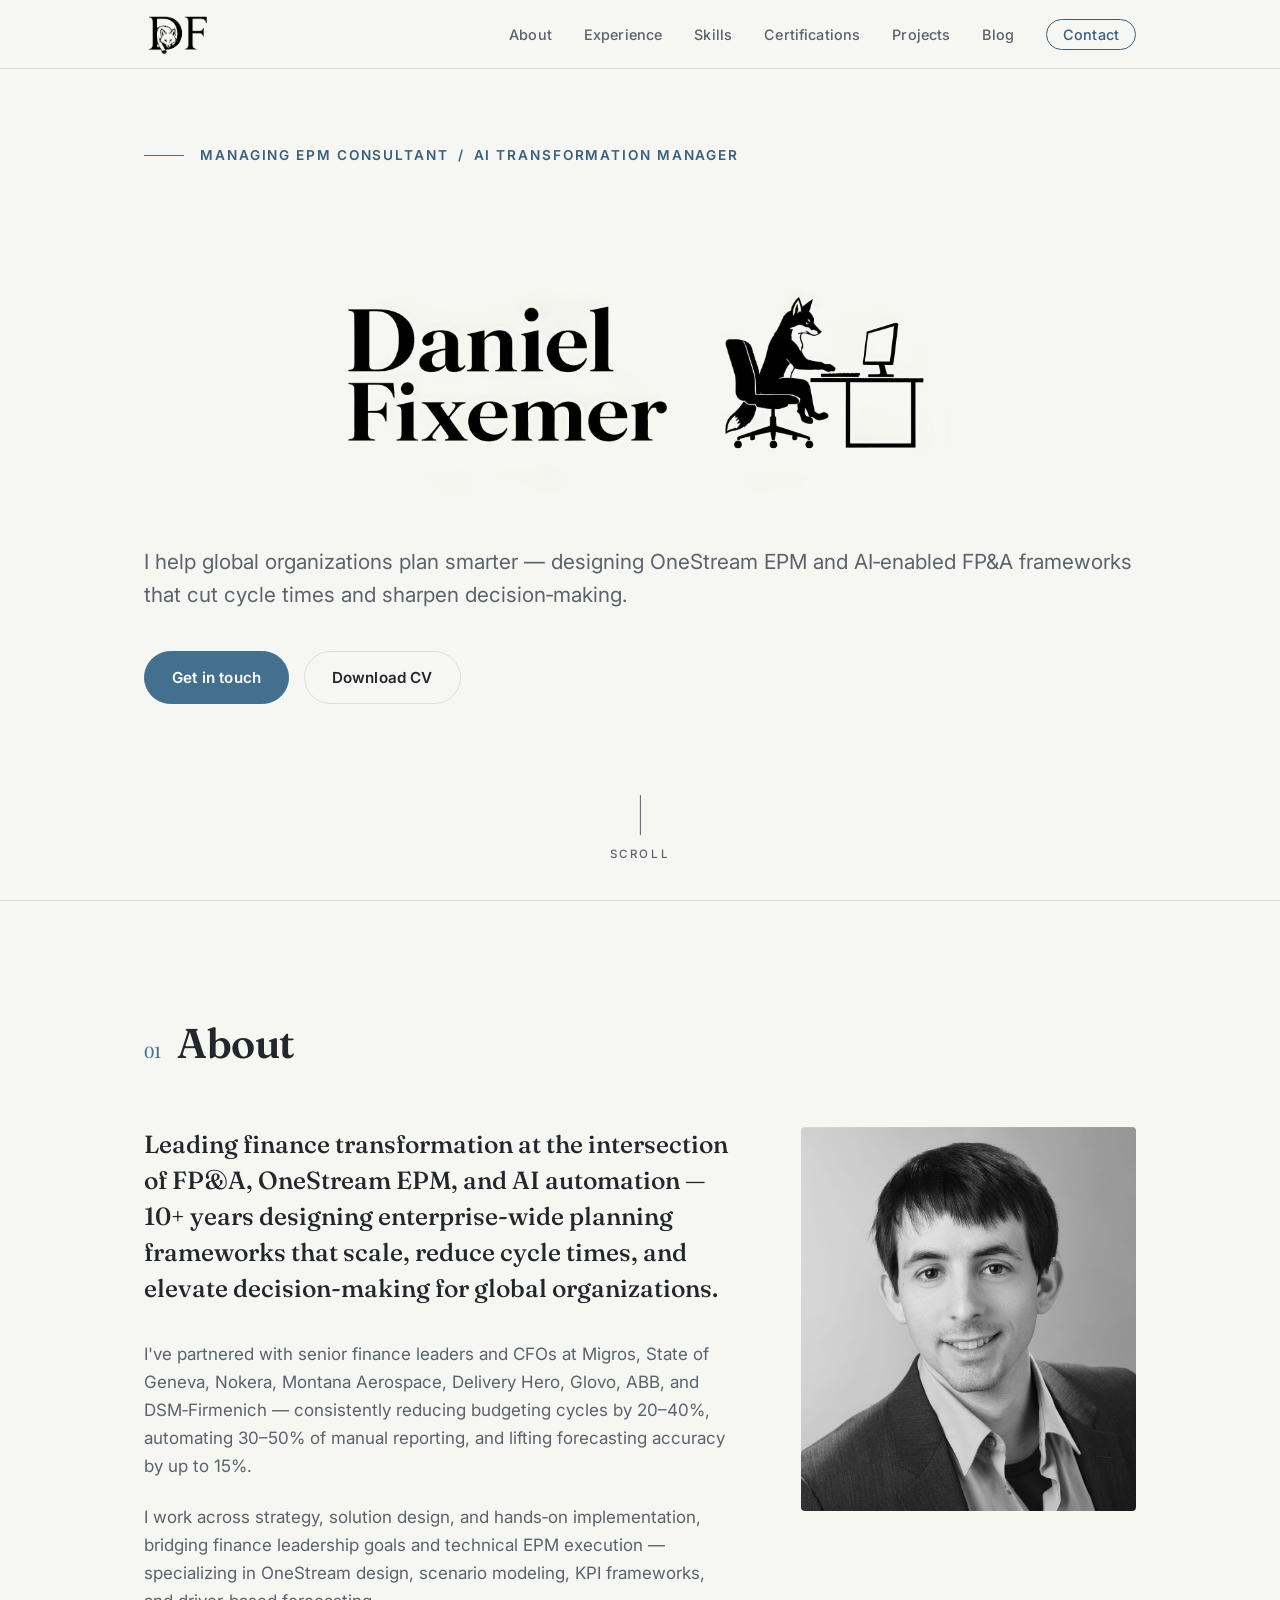
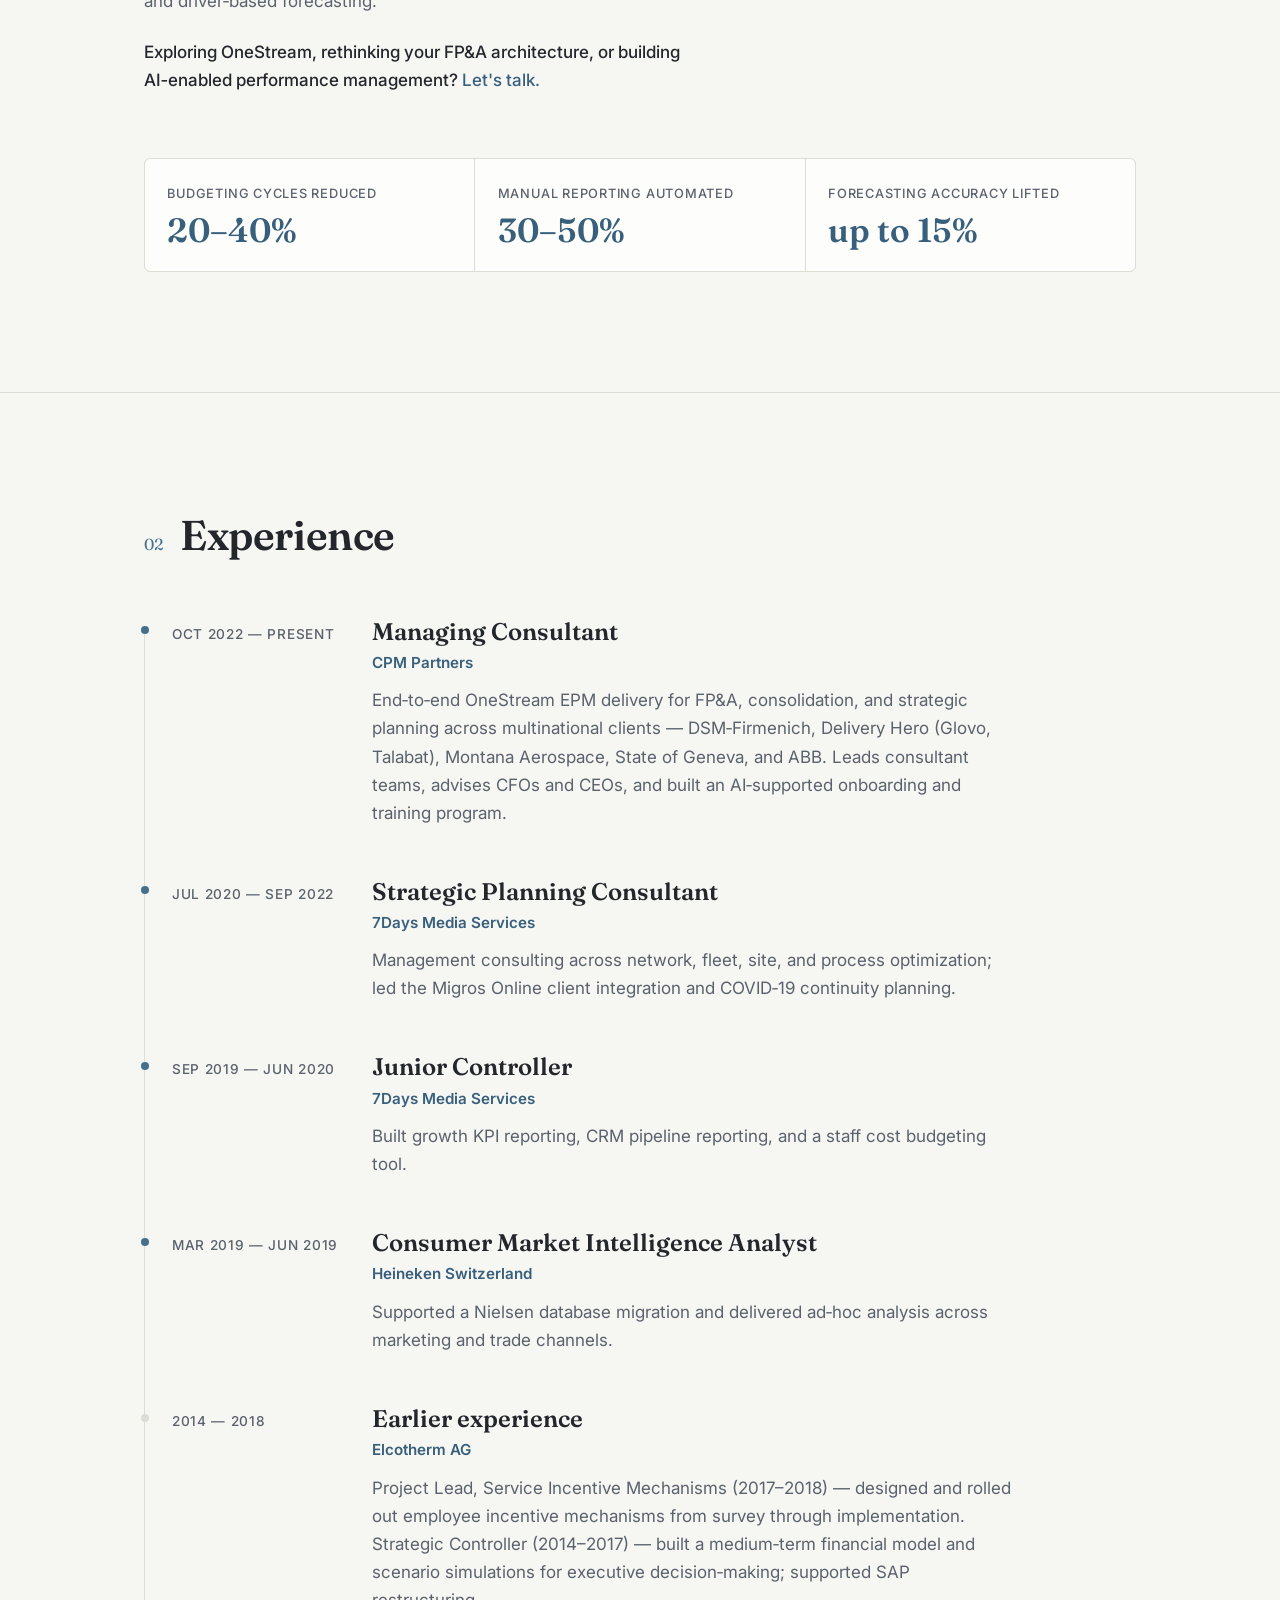
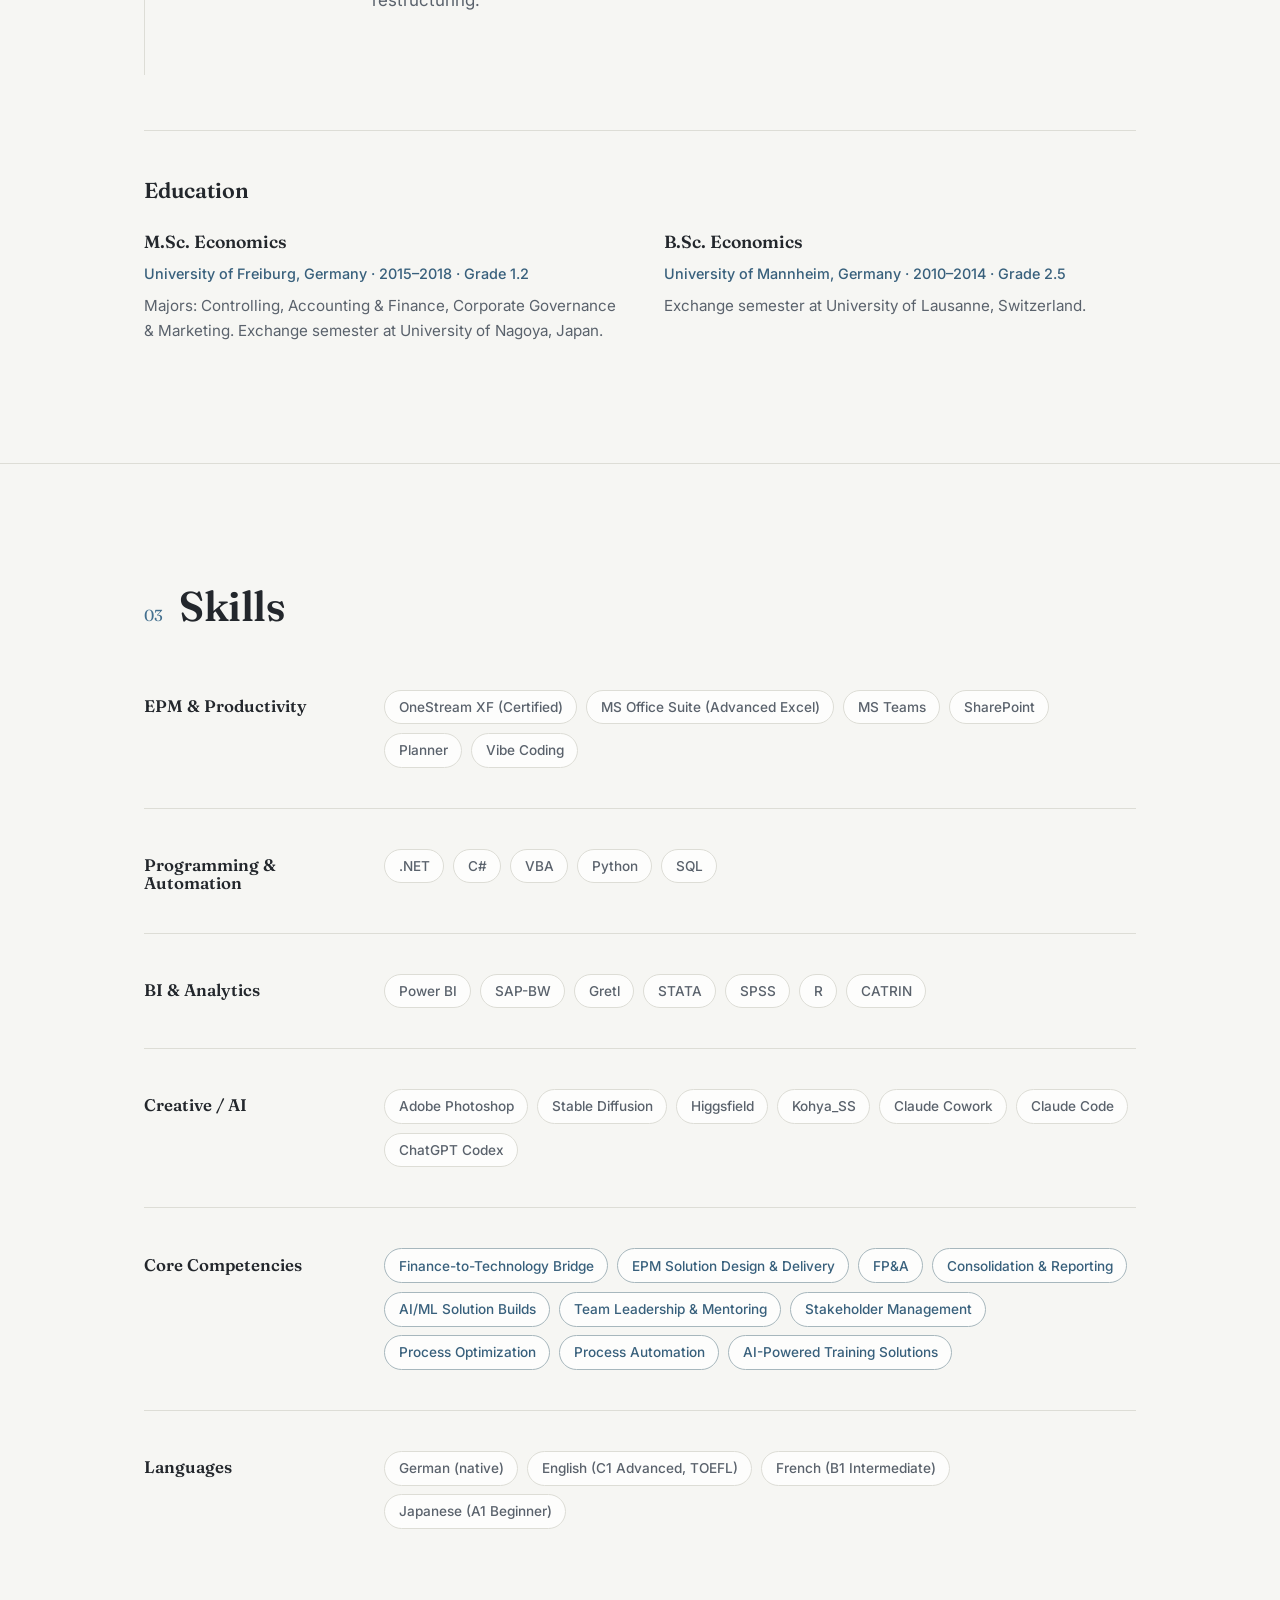
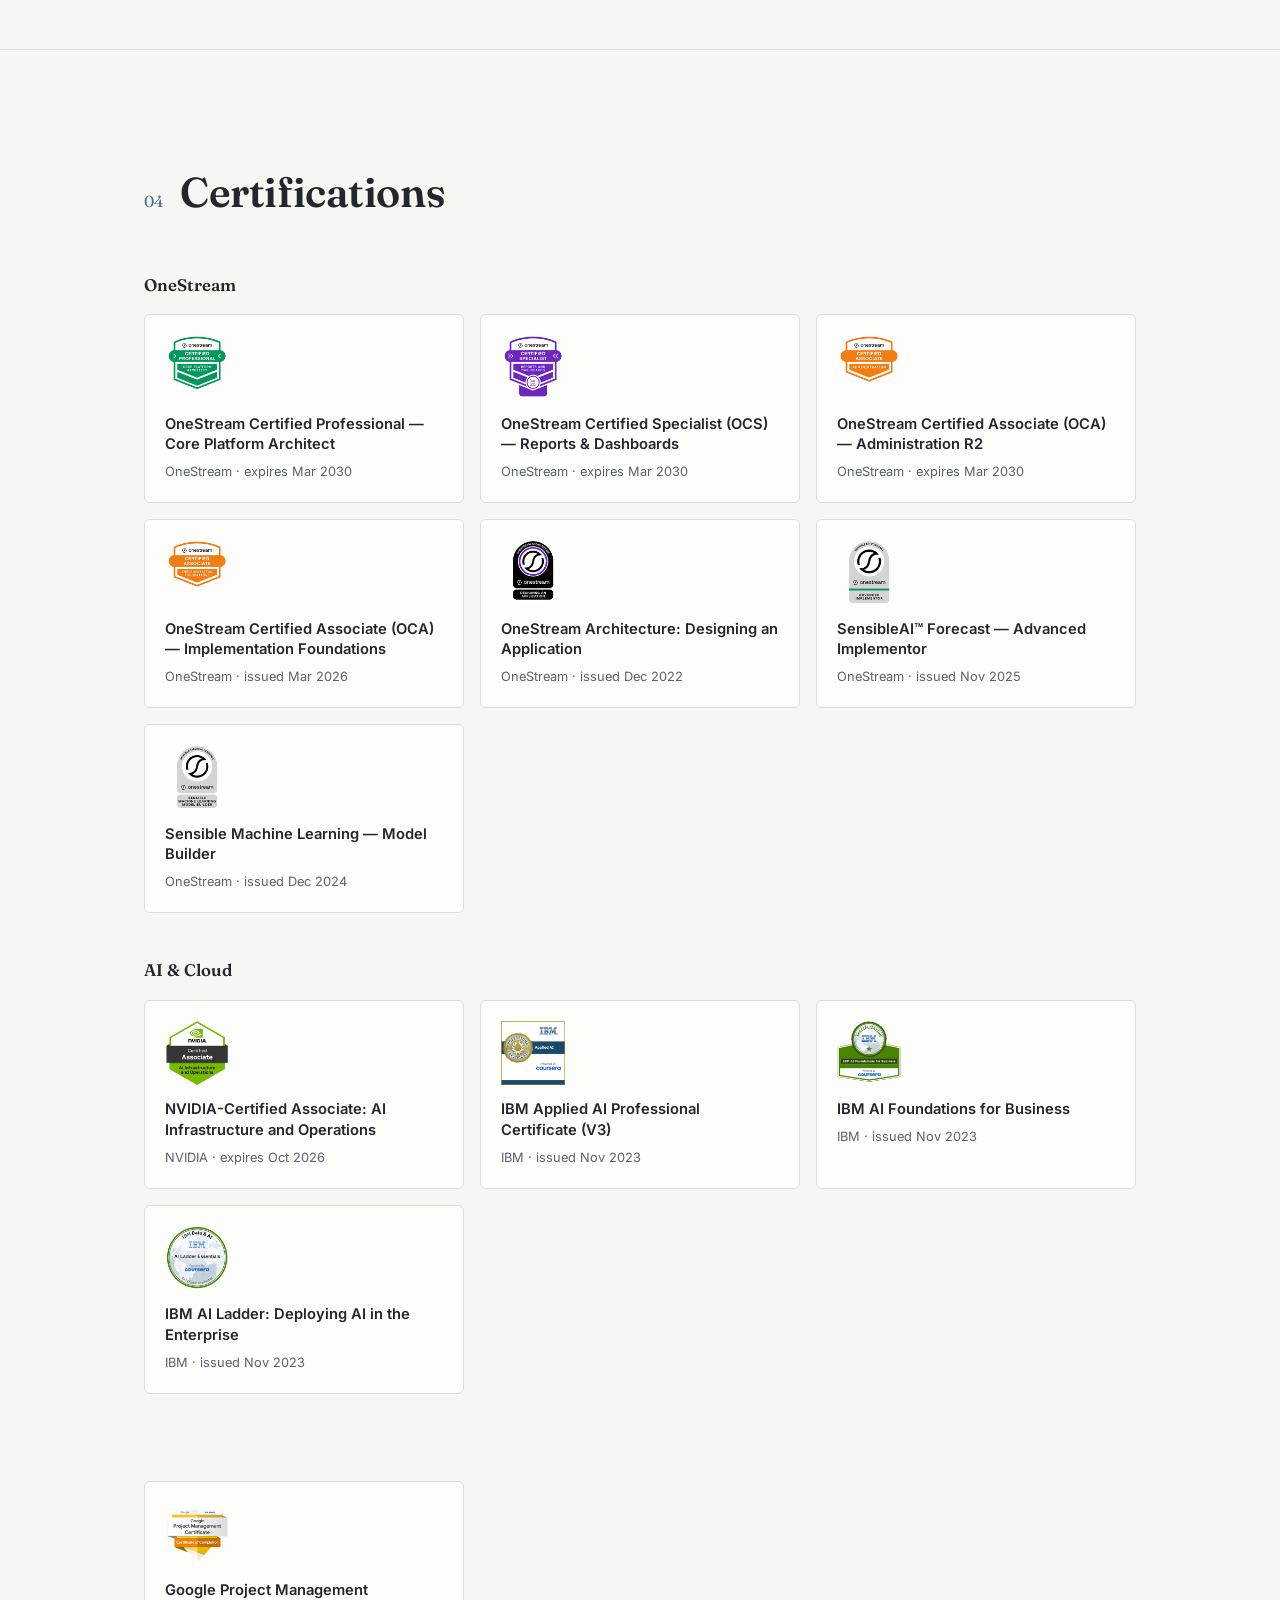
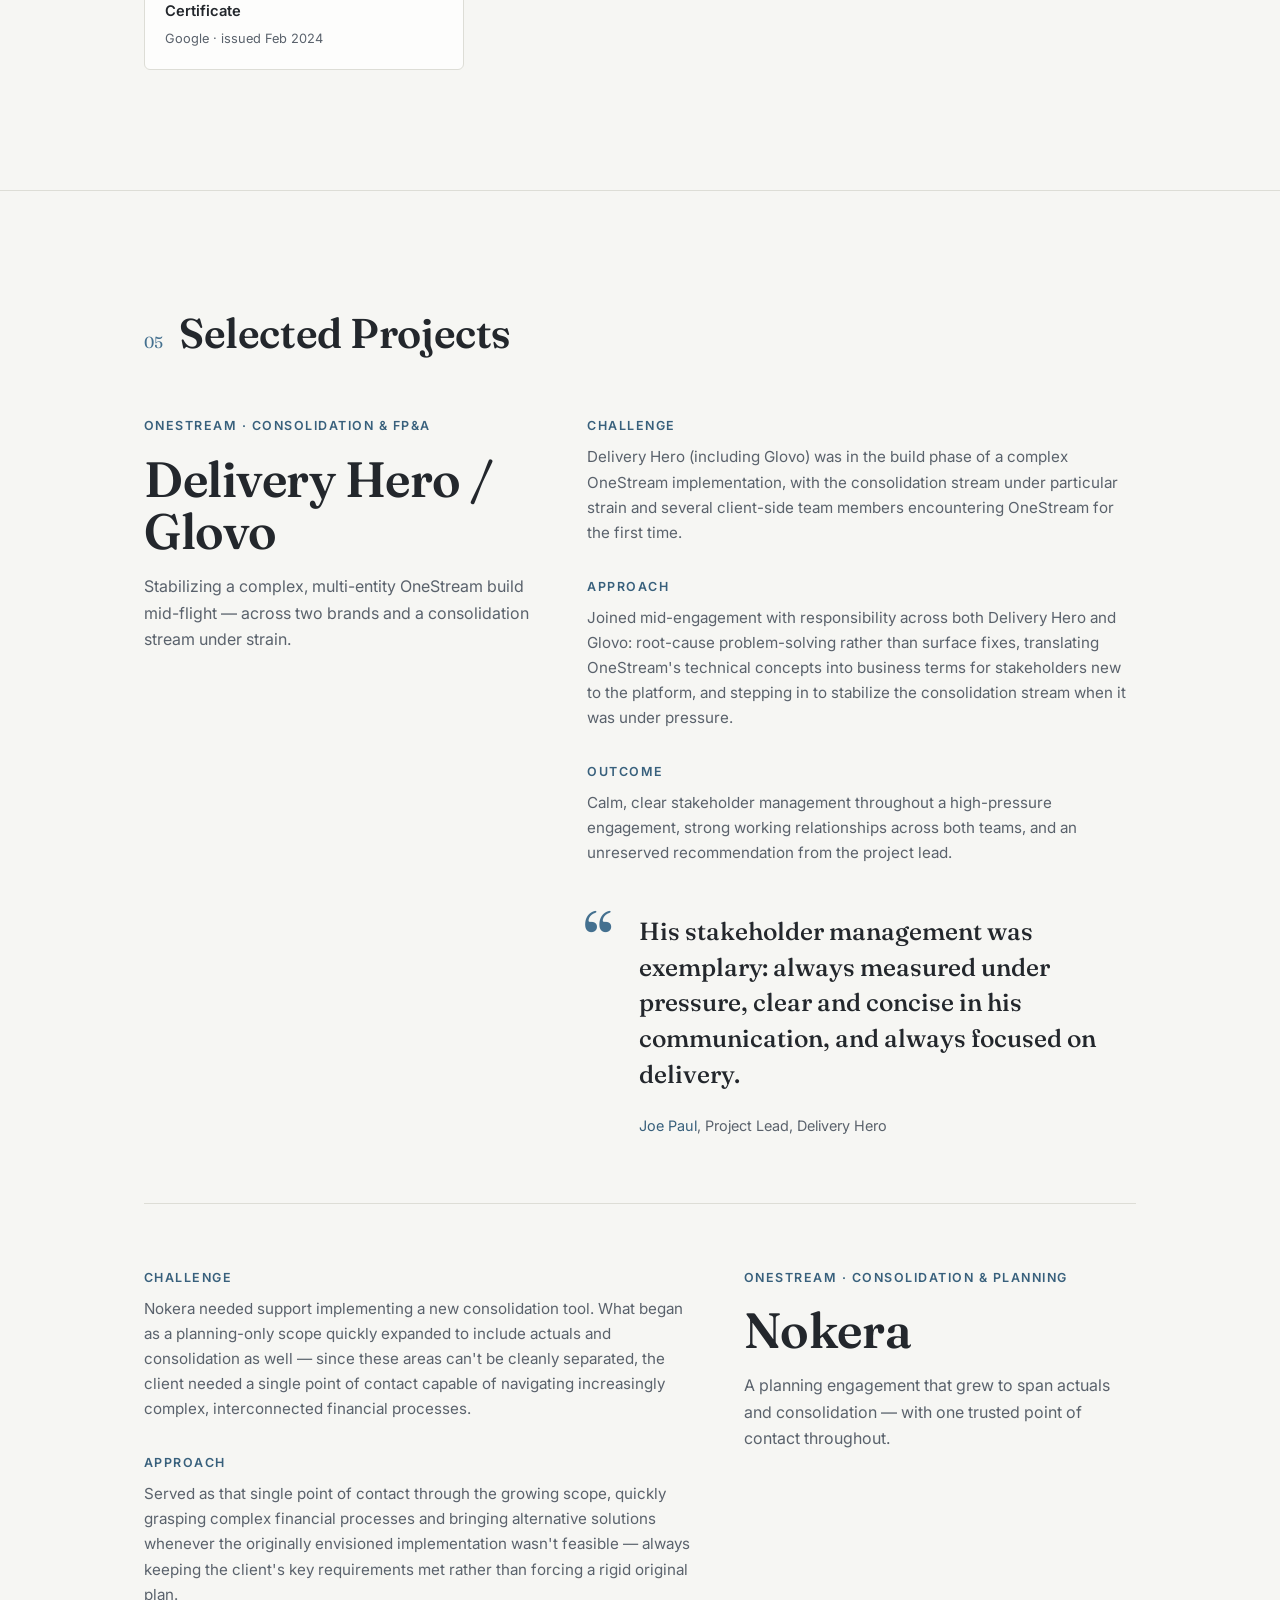
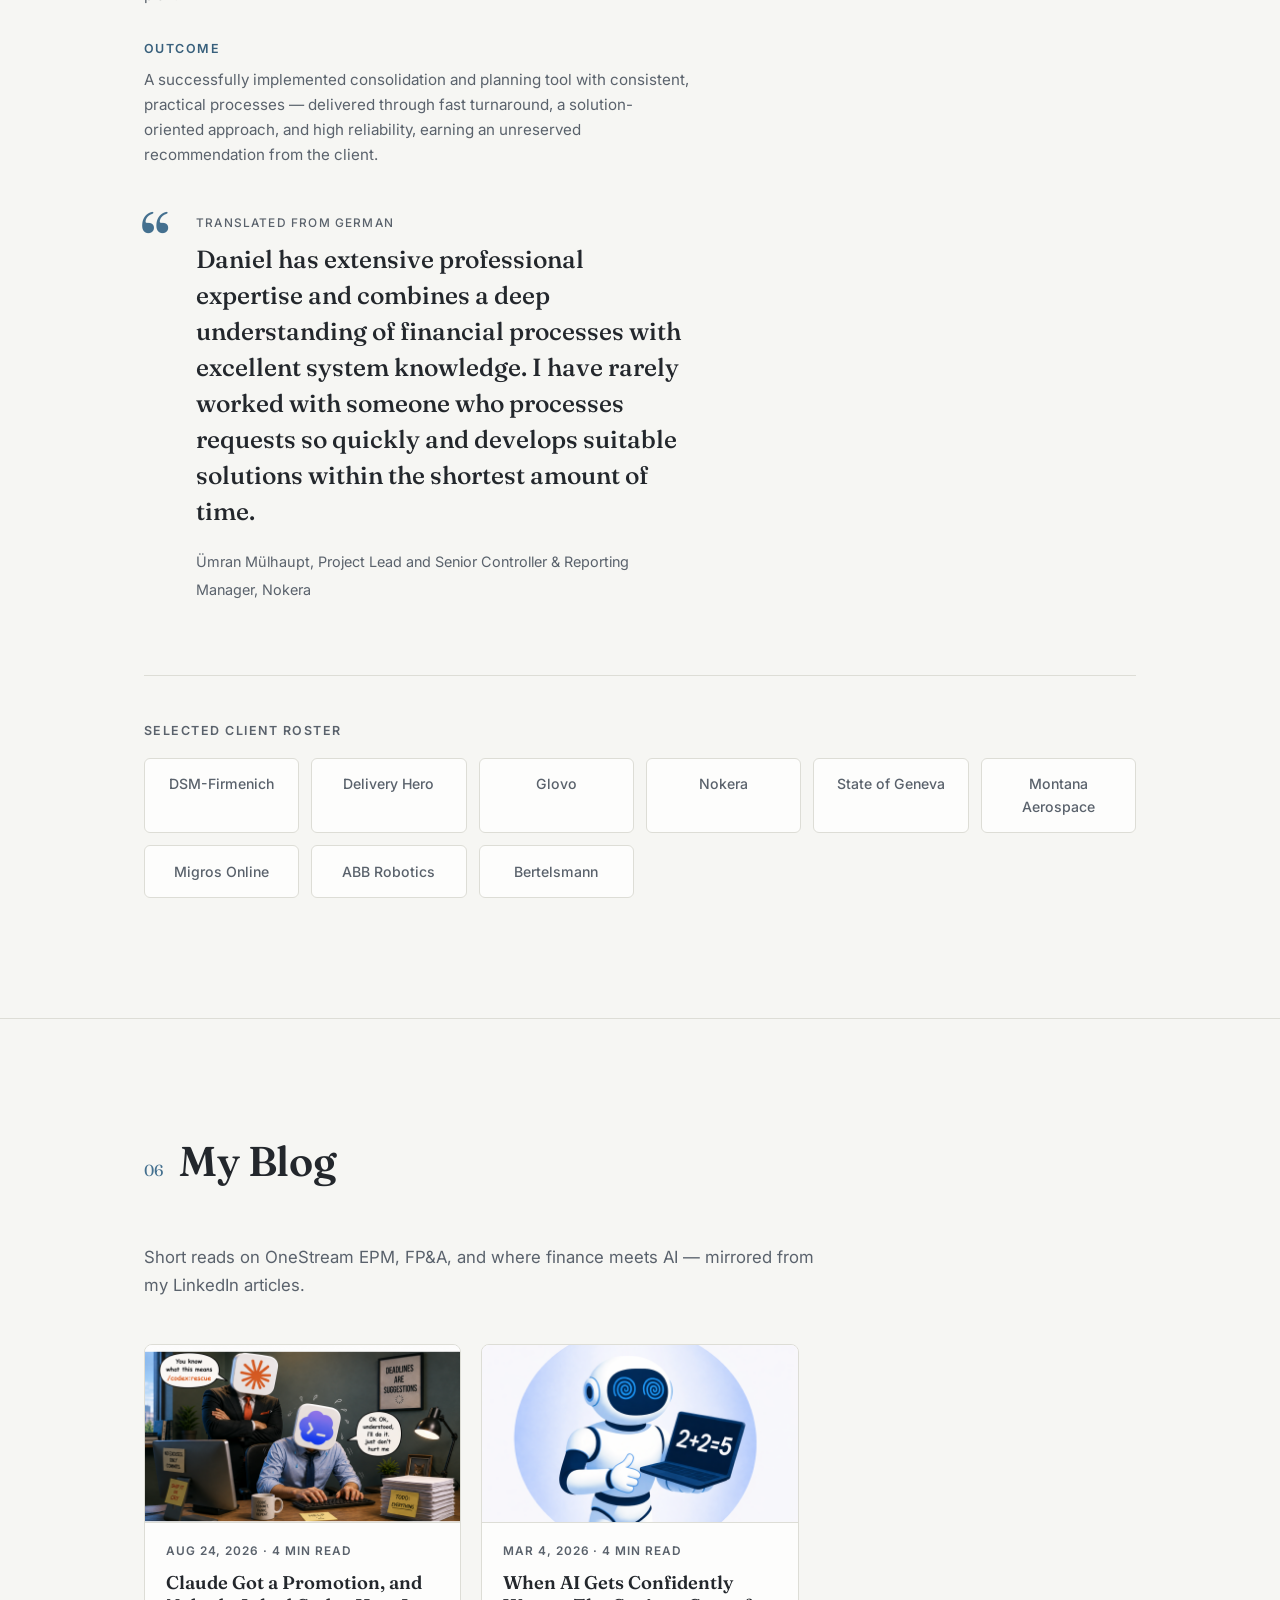
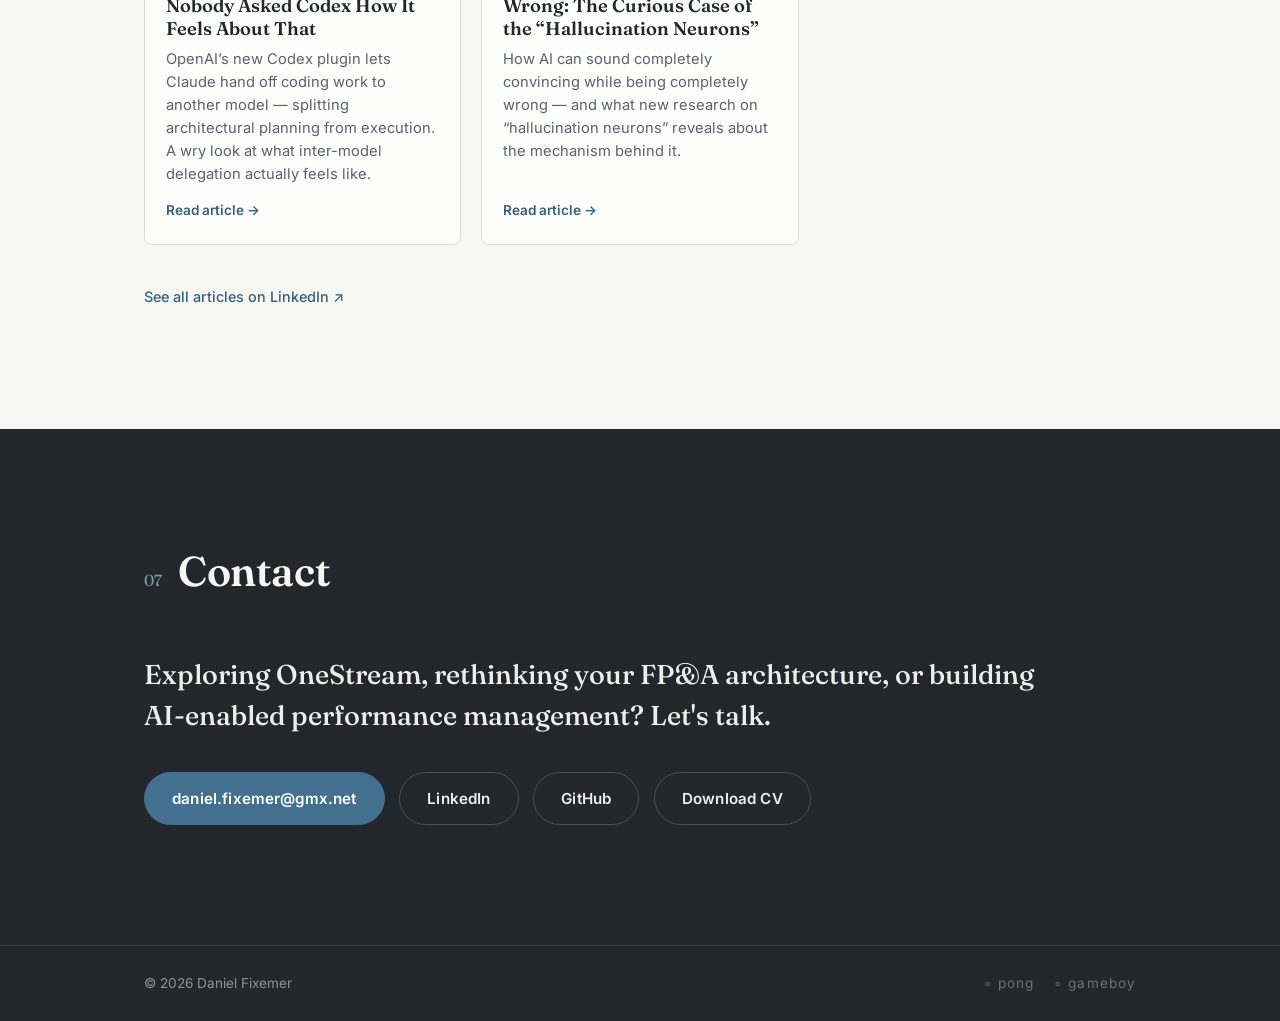
<file: index.html>
<!DOCTYPE html>
<html lang="en">
<head>
  <meta charset="UTF-8">
  <meta name="viewport" content="width=device-width, initial-scale=1.0">
  <title>Daniel Fixemer — Managing EPM Consultant / AI Transformation Manager</title>
  <meta name="description" content="Daniel Fixemer — Managing EPM Consultant and AI Transformation Manager. Finance transformation at the intersection of FP&A, OneStream EPM, and AI automation.">
  <link rel="icon" href="assets/favicon.svg" type="image/svg+xml">
  <link rel="icon" href="assets/favicon-32.png" type="image/png" sizes="32x32">
  <link rel="apple-touch-icon" href="assets/apple-touch-icon.png">
  <script>document.documentElement.classList.add("js");</script>
  <link rel="preconnect" href="https://fonts.googleapis.com">
  <link rel="preconnect" href="https://fonts.gstatic.com" crossorigin>
  <link href="https://fonts.googleapis.com/css2?family=Fraunces:opsz,wght@9..144,500;9..144,600&family=Inter:wght@400;500;600&display=swap" rel="stylesheet">
  <link rel="stylesheet" href="css/styles.css">
  <!-- Cloudflare Web Analytics --><script type='module' src='https://static.cloudflareinsights.com/beacon.min.js' data-cf-beacon='{"token": "4d6f093baa16414eac74b313685b6e1e"}'></script><!-- End Cloudflare Web Analytics -->
</head>
<body>

  <header class="site-header">
    <nav class="nav" aria-label="Main navigation">
      <a class="nav__mark" href="#top" aria-label="Daniel Fixemer — back to top">
        <img src="assets/logo-web.png" alt="DF logo" width="660" height="434">
      </a>
      <button class="nav__toggle" aria-expanded="false" aria-controls="nav-menu" aria-label="Toggle menu">
        <span></span><span></span>
      </button>
      <ul class="nav__menu" id="nav-menu">
        <li><a href="#about">About</a></li>
        <li><a href="#experience">Experience</a></li>
        <li><a href="#skills">Skills</a></li>
        <li><a href="#certifications">Certifications</a></li>
        <li><a href="#projects">Projects</a></li>
        <li><a href="#blog">Blog</a></li>
        <li><a class="nav__cta" href="#contact">Contact</a></li>
      </ul>
    </nav>
  </header>

  <main id="top">

    <!-- ============ HERO ============ -->
    <section class="hero">
      <div class="container hero__inner">
        <p class="hero__eyebrow reveal">Managing EPM Consultant&ensp;/&ensp;AI Transformation Manager</p>
        <h1 class="sr-only">Daniel Fixemer</h1>
        <div class="hero__media reveal" data-reveal-delay="1" aria-hidden="true">
          <video src="assets/FoxTransition.mp4" poster="assets/FoxTransition_lastframe.png"
                 autoplay muted playsinline preload="auto" disablepictureinpicture
                 width="1920" height="966"></video>
        </div>
        <p class="hero__intro reveal" data-reveal-delay="2">
          I help global organizations plan smarter — designing OneStream EPM and
          AI&#8209;enabled FP&amp;A frameworks that cut cycle times and sharpen
          decision&#8209;making.
        </p>
        <div class="hero__actions reveal" data-reveal-delay="3">
          <a class="button button--primary" href="#contact">Get in touch</a>
          <a class="button button--ghost" href="assets/cv-daniel-fixemer.pdf" download>Download CV</a>
        </div>
      </div>
      <a class="hero__scroll" href="#about" aria-label="Scroll to About">
        <span class="hero__scroll-line" aria-hidden="true"></span>
        Scroll
      </a>
    </section>

    <!-- ============ ABOUT ============ -->
    <section class="section about" id="about">
      <div class="container">
        <header class="section__head reveal">
          <span class="section__index">01</span>
          <h2 class="section__title">About</h2>
        </header>
        <div class="about__grid">
          <div class="about__text reveal">
            <p class="about__lede">
              Leading finance transformation at the intersection of FP&amp;A, OneStream
              EPM, and AI automation — 10+ years designing enterprise&#8209;wide planning
              frameworks that scale, reduce cycle times, and elevate decision&#8209;making
              for global organizations.
            </p>
            <p>
              I've partnered with senior finance leaders and CFOs at Migros, State of
              Geneva, Nokera, Montana Aerospace, Delivery Hero, Glovo, ABB, and
              DSM&#8209;Firmenich — consistently reducing budgeting cycles by 20–40%,
              automating 30–50% of manual reporting, and lifting forecasting accuracy
              by up to 15%.
            </p>
            <p>
              I work across strategy, solution design, and hands&#8209;on implementation,
              bridging finance leadership goals and technical EPM execution —
              specializing in OneStream design, scenario modeling, KPI frameworks, and
              driver&#8209;based forecasting.
            </p>
            <p class="about__cta">
              Exploring OneStream, rethinking your FP&amp;A architecture, or building
              AI&#8209;enabled performance management? <a href="#contact">Let's talk.</a>
            </p>
          </div>
          <figure class="about__portrait reveal" data-reveal-delay="1">
            <img src="assets/headshot-web.jpg" alt="Portrait of Daniel Fixemer" width="1600" height="1068" loading="lazy">
          </figure>
        </div>
        <dl class="about__stats reveal" data-reveal-delay="2">
          <div class="stat">
            <dt>Budgeting cycles reduced</dt>
            <dd>20–40%</dd>
          </div>
          <div class="stat">
            <dt>Manual reporting automated</dt>
            <dd>30–50%</dd>
          </div>
          <div class="stat">
            <dt>Forecasting accuracy lifted</dt>
            <dd>up&nbsp;to&nbsp;15%</dd>
          </div>
        </dl>
      </div>
    </section>

    <!-- ============ EXPERIENCE ============ -->
    <section class="section experience" id="experience">
      <div class="container">
        <header class="section__head reveal">
          <span class="section__index">02</span>
          <h2 class="section__title">Experience</h2>
        </header>
        <ol class="timeline">
          <li class="timeline__item reveal">
            <div class="timeline__meta">
              <span class="timeline__dates">Oct 2022 — Present</span>
            </div>
            <div class="timeline__body">
              <h3 class="timeline__role">Managing Consultant</h3>
              <p class="timeline__org">CPM Partners</p>
              <p class="timeline__desc">
                End&#8209;to&#8209;end OneStream EPM delivery for FP&amp;A, consolidation, and
                strategic planning across multinational clients — DSM&#8209;Firmenich,
                Delivery Hero (Glovo, Talabat), Montana Aerospace, State of Geneva,
                and ABB. Leads consultant teams, advises CFOs and CEOs, and built an
                AI&#8209;supported onboarding and training program.
              </p>
            </div>
          </li>
          <li class="timeline__item reveal">
            <div class="timeline__meta">
              <span class="timeline__dates">Jul 2020 — Sep 2022</span>
            </div>
            <div class="timeline__body">
              <h3 class="timeline__role">Strategic Planning Consultant</h3>
              <p class="timeline__org">7Days Media Services</p>
              <p class="timeline__desc">
                Management consulting across network, fleet, site, and process
                optimization; led the Migros Online client integration and
                COVID&#8209;19 continuity planning.
              </p>
            </div>
          </li>
          <li class="timeline__item reveal">
            <div class="timeline__meta">
              <span class="timeline__dates">Sep 2019 — Jun 2020</span>
            </div>
            <div class="timeline__body">
              <h3 class="timeline__role">Junior Controller</h3>
              <p class="timeline__org">7Days Media Services</p>
              <p class="timeline__desc">
                Built growth KPI reporting, CRM pipeline reporting, and a staff cost
                budgeting tool.
              </p>
            </div>
          </li>
          <li class="timeline__item reveal">
            <div class="timeline__meta">
              <span class="timeline__dates">Mar 2019 — Jun 2019</span>
            </div>
            <div class="timeline__body">
              <h3 class="timeline__role">Consumer Market Intelligence Analyst</h3>
              <p class="timeline__org">Heineken Switzerland</p>
              <p class="timeline__desc">
                Supported a Nielsen database migration and delivered ad&#8209;hoc
                analysis across marketing and trade channels.
              </p>
            </div>
          </li>
          <li class="timeline__item timeline__item--earlier reveal">
            <div class="timeline__meta">
              <span class="timeline__dates">2014 — 2018</span>
            </div>
            <div class="timeline__body">
              <h3 class="timeline__role">Earlier experience</h3>
              <p class="timeline__org">Elcotherm AG</p>
              <p class="timeline__desc">
                Project Lead, Service Incentive Mechanisms (2017–2018) — designed and
                rolled out employee incentive mechanisms from survey through
                implementation. Strategic Controller (2014–2017) — built a
                medium&#8209;term financial model and scenario simulations for executive
                decision&#8209;making; supported SAP restructuring.
              </p>
            </div>
          </li>
        </ol>

        <div class="education reveal">
          <h3 class="education__head">Education</h3>
          <div class="education__grid">
            <article class="education__item">
              <h4>M.Sc. Economics</h4>
              <p class="education__school">University of Freiburg, Germany · 2015–2018 · Grade 1.2</p>
              <p class="education__detail">
                Majors: Controlling, Accounting &amp; Finance, Corporate Governance &amp;
                Marketing. Exchange semester at University of Nagoya, Japan.
              </p>
            </article>
            <article class="education__item">
              <h4>B.Sc. Economics</h4>
              <p class="education__school">University of Mannheim, Germany · 2010–2014 · Grade 2.5</p>
              <p class="education__detail">
                Exchange semester at University of Lausanne, Switzerland.
              </p>
            </article>
          </div>
        </div>
      </div>
    </section>

    <!-- ============ SKILLS ============ -->
    <section class="section skills" id="skills">
      <div class="container">
        <header class="section__head reveal">
          <span class="section__index">03</span>
          <h2 class="section__title">Skills</h2>
        </header>
        <div class="skills__groups">
          <div class="skill-group reveal">
            <h3 class="skill-group__name">EPM &amp; Productivity</h3>
            <ul class="tags">
              <li>OneStream XF (Certified)</li>
              <li>MS Office Suite (Advanced Excel)</li>
              <li>MS Teams</li>
              <li>SharePoint</li>
              <li>Planner</li>
              <li>Vibe Coding</li>
            </ul>
          </div>
          <div class="skill-group reveal">
            <h3 class="skill-group__name">Programming &amp; Automation</h3>
            <ul class="tags">
              <li>.NET</li>
              <li>C#</li>
              <li>VBA</li>
              <li>Python</li>
              <li>SQL</li>
            </ul>
          </div>
          <div class="skill-group reveal">
            <h3 class="skill-group__name">BI &amp; Analytics</h3>
            <ul class="tags">
              <li>Power BI</li>
              <li>SAP-BW</li>
              <li>Gretl</li>
              <li>STATA</li>
              <li>SPSS</li>
              <li>R</li>
              <li>CATRIN</li>
            </ul>
          </div>
          <div class="skill-group reveal">
            <h3 class="skill-group__name">Creative / AI</h3>
            <ul class="tags">
              <li>Adobe Photoshop</li>
              <li>Stable Diffusion</li>
              <li>Higgsfield</li>
              <li>Kohya_SS</li>
              <li>Claude Cowork</li>
              <li>Claude Code</li>
              <li>ChatGPT Codex</li>
            </ul>
          </div>
          <div class="skill-group reveal">
            <h3 class="skill-group__name">Core Competencies</h3>
            <ul class="tags tags--accent">
              <li>Finance-to-Technology Bridge</li>
              <li>EPM Solution Design &amp; Delivery</li>
              <li>FP&amp;A</li>
              <li>Consolidation &amp; Reporting</li>
              <li>AI/ML Solution Builds</li>
              <li>Team Leadership &amp; Mentoring</li>
              <li>Stakeholder Management</li>
              <li>Process Optimization</li>
              <li>Process Automation</li>
              <li>AI-Powered Training Solutions</li>
            </ul>
          </div>
          <div class="skill-group reveal">
            <h3 class="skill-group__name">Languages</h3>
            <ul class="tags">
              <li>German (native)</li>
              <li>English (C1 Advanced, TOEFL)</li>
              <li>French (B1 Intermediate)</li>
              <li>Japanese (A1 Beginner)</li>
            </ul>
          </div>
        </div>
      </div>
    </section>

    <!-- ============ CERTIFICATIONS ============ -->
    <section class="section certifications" id="certifications">
      <div class="container">
        <header class="section__head reveal">
          <span class="section__index">04</span>
          <h2 class="section__title">Certifications</h2>
        </header>

        <h3 class="cert-group reveal">OneStream</h3>
        <ul class="cert-grid">
          <li class="reveal">
            <a class="cert-card" href="https://www.credly.com/users/daniel-fixemer/badges/credly" target="_blank" rel="noopener">
              <img src="assets/certifications/web/OneStream_Certified_Professional_-_Core_Platform_Architect.png" alt="" width="240" height="240" loading="lazy">
              <span class="cert-card__name">OneStream Certified Professional — Core Platform Architect</span>
              <span class="cert-card__issuer">OneStream · expires Mar 2030</span>
            </a>
          </li>
          <li class="reveal">
            <a class="cert-card" href="https://www.credly.com/users/daniel-fixemer/badges/credly" target="_blank" rel="noopener">
              <img src="assets/certifications/web/OneStream_Certified_Specialist__OCS__-_Reports_and_Dashboards.png" alt="" width="240" height="240" loading="lazy">
              <span class="cert-card__name">OneStream Certified Specialist (OCS) — Reports &amp; Dashboards</span>
              <span class="cert-card__issuer">OneStream · expires Mar 2030</span>
            </a>
          </li>
          <li class="reveal">
            <a class="cert-card" href="https://www.credly.com/users/daniel-fixemer/badges/credly" target="_blank" rel="noopener">
              <img src="assets/certifications/web/OneStream_Certified_Associate__OCA__in_Administration_R2.png" alt="" width="240" height="240" loading="lazy">
              <span class="cert-card__name">OneStream Certified Associate (OCA) — Administration R2</span>
              <span class="cert-card__issuer">OneStream · expires Mar 2030</span>
            </a>
          </li>
          <li class="reveal">
            <a class="cert-card" href="https://www.credly.com/users/daniel-fixemer/badges/credly" target="_blank" rel="noopener">
              <img src="assets/certifications/web/OneStream_Certified_Associate__OCA__-_Implementation_Foundations.png" alt="" width="240" height="240" loading="lazy">
              <span class="cert-card__name">OneStream Certified Associate (OCA) — Implementation Foundations</span>
              <span class="cert-card__issuer">OneStream · issued Mar 2026</span>
            </a>
          </li>
          <li class="reveal">
            <a class="cert-card" href="https://www.credly.com/users/daniel-fixemer/badges/credly" target="_blank" rel="noopener">
              <img src="assets/certifications/web/OneStream_Architecture_Designing_an_Application.png" alt="" width="240" height="240" loading="lazy">
              <span class="cert-card__name">OneStream Architecture: Designing an Application</span>
              <span class="cert-card__issuer">OneStream · issued Dec 2022</span>
            </a>
          </li>
          <li class="reveal">
            <a class="cert-card" href="https://www.credly.com/users/daniel-fixemer/badges/credly" target="_blank" rel="noopener">
              <img src="assets/certifications/web/SensibleAI__Forecast_Advanced_Implementor.png" alt="" width="240" height="240" loading="lazy">
              <span class="cert-card__name">SensibleAI™ Forecast — Advanced Implementor</span>
              <span class="cert-card__issuer">OneStream · issued Nov 2025</span>
            </a>
          </li>
          <li class="reveal">
            <a class="cert-card" href="https://www.credly.com/users/daniel-fixemer/badges/credly" target="_blank" rel="noopener">
              <img src="assets/certifications/web/Sensible_Machine_Learning_Model_Builder.png" alt="" width="240" height="240" loading="lazy">
              <span class="cert-card__name">Sensible Machine Learning — Model Builder</span>
              <span class="cert-card__issuer">OneStream · issued Dec 2024</span>
            </a>
          </li>
        </ul>

        <h3 class="cert-group reveal">AI &amp; Cloud</h3>
        <ul class="cert-grid">
          <li class="reveal">
            <a class="cert-card" href="https://www.credly.com/users/daniel-fixemer/badges/credly" target="_blank" rel="noopener">
              <img src="assets/certifications/web/NVIDIA-Certified_Associate_AI_Infrastructure_and_Operations.png" alt="" width="240" height="240" loading="lazy">
              <span class="cert-card__name">NVIDIA-Certified Associate: AI Infrastructure and Operations</span>
              <span class="cert-card__issuer">NVIDIA · expires Oct 2026</span>
            </a>
          </li>
          <li class="reveal">
            <a class="cert-card" href="https://www.credly.com/users/daniel-fixemer/badges/credly" target="_blank" rel="noopener">
              <img src="assets/certifications/web/IBM_Applied_AI_Professional_Certificate.png" alt="" width="240" height="240" loading="lazy">
              <span class="cert-card__name">IBM Applied AI Professional Certificate (V3)</span>
              <span class="cert-card__issuer">IBM · issued Nov 2023</span>
            </a>
          </li>
          <li class="reveal">
            <a class="cert-card" href="https://www.credly.com/users/daniel-fixemer/badges/credly" target="_blank" rel="noopener">
              <img src="assets/certifications/web/IBM_AI_Foundations_for_Business_Specialization.png" alt="" width="240" height="240" loading="lazy">
              <span class="cert-card__name">IBM AI Foundations for Business</span>
              <span class="cert-card__issuer">IBM · issued Nov 2023</span>
            </a>
          </li>
          <li class="reveal">
            <a class="cert-card" href="https://www.credly.com/users/daniel-fixemer/badges/credly" target="_blank" rel="noopener">
              <img src="assets/certifications/web/IBM_AI_Ladder_A_Framework_for_Deploying_AI_in_your_Enterprise.png" alt="" width="240" height="240" loading="lazy">
              <span class="cert-card__name">IBM AI Ladder: Deploying AI in the Enterprise</span>
              <span class="cert-card__issuer">IBM · issued Nov 2023</span>
            </a>
          </li>
        </ul>

        <h3 class="cert-group reveal">Project Management</h3>
        <ul class="cert-grid">
          <li class="reveal">
            <a class="cert-card" href="https://www.credly.com/users/daniel-fixemer/badges/credly" target="_blank" rel="noopener">
              <img src="assets/certifications/web/Google_Project_Management_Certificate.png" alt="" width="240" height="240" loading="lazy">
              <span class="cert-card__name">Google Project Management Certificate</span>
              <span class="cert-card__issuer">Google · issued Feb 2024</span>
            </a>
          </li>
        </ul>
      </div>
    </section>

    <!-- ============ SELECTED PROJECTS ============ -->
    <section class="section projects" id="projects">
      <div class="container">
        <header class="section__head reveal">
          <span class="section__index">05</span>
          <h2 class="section__title">Selected Projects</h2>
        </header>

        <article class="project reveal">
          <div class="project__intro">
            <p class="project__kicker">OneStream · Consolidation &amp; FP&amp;A</p>
            <h3 class="project__client">Delivery Hero / Glovo</h3>
            <p class="project__tagline">
              Stabilizing a complex, multi-entity OneStream build mid-flight —
              across two brands and a consolidation stream under strain.
            </p>
          </div>
          <div class="project__body">
            <div class="project__block">
              <h4 class="project__label">Challenge</h4>
              <p>
                Delivery Hero (including Glovo) was in the build phase of a complex
                OneStream implementation, with the consolidation stream under
                particular strain and several client-side team members encountering
                OneStream for the first time.
              </p>
            </div>
            <div class="project__block">
              <h4 class="project__label">Approach</h4>
              <p>
                Joined mid-engagement with responsibility across both Delivery Hero
                and Glovo: root-cause problem-solving rather than surface fixes,
                translating OneStream's technical concepts into business terms for
                stakeholders new to the platform, and stepping in to stabilize the
                consolidation stream when it was under pressure.
              </p>
            </div>
            <div class="project__block">
              <h4 class="project__label">Outcome</h4>
              <p>
                Calm, clear stakeholder management throughout a high-pressure
                engagement, strong working relationships across both teams, and an
                unreserved recommendation from the project lead.
              </p>
            </div>
            <blockquote class="project__quote">
              <p>
                His stakeholder management was exemplary: always measured under
                pressure, clear and concise in his communication, and always focused
                on delivery.
              </p>
              <cite>
                <a href="https://www.linkedin.com/in/joe-paul-aca-asa-mba/" target="_blank" rel="noopener">Joe Paul</a>,
                Project Lead, Delivery Hero
              </cite>
            </blockquote>
          </div>
        </article>

        <article class="project reveal">
          <div class="project__intro">
            <p class="project__kicker">OneStream · Consolidation &amp; Planning</p>
            <h3 class="project__client">Nokera</h3>
            <p class="project__tagline">
              A planning engagement that grew to span actuals and consolidation —
              with one trusted point of contact throughout.
            </p>
          </div>
          <div class="project__body">
            <div class="project__block">
              <h4 class="project__label">Challenge</h4>
              <p>
                Nokera needed support implementing a new consolidation tool. What
                began as a planning-only scope quickly expanded to include actuals
                and consolidation as well — since these areas can't be cleanly
                separated, the client needed a single point of contact capable of
                navigating increasingly complex, interconnected financial
                processes.
              </p>
            </div>
            <div class="project__block">
              <h4 class="project__label">Approach</h4>
              <p>
                Served as that single point of contact through the growing scope,
                quickly grasping complex financial processes and bringing
                alternative solutions whenever the originally envisioned
                implementation wasn't feasible — always keeping the client's key
                requirements met rather than forcing a rigid original plan.
              </p>
            </div>
            <div class="project__block">
              <h4 class="project__label">Outcome</h4>
              <p>
                A successfully implemented consolidation and planning tool with
                consistent, practical processes — delivered through fast
                turnaround, a solution-oriented approach, and high reliability,
                earning an unreserved recommendation from the client.
              </p>
            </div>
            <blockquote class="project__quote">
              <p class="project__quote-note">Translated from German</p>
              <p>
                Daniel has extensive professional expertise and combines a deep
                understanding of financial processes with excellent system
                knowledge. I have rarely worked with someone who processes requests
                so quickly and develops suitable solutions within the shortest
                amount of time.
              </p>
              <cite>
                Ümran Mülhaupt,
                Project Lead and Senior Controller &amp; Reporting Manager, Nokera
              </cite>
            </blockquote>
          </div>
        </article>

        <div class="roster reveal">
          <h3 class="roster__title">Selected Client Roster</h3>
          <ul class="roster__grid">
            <li class="roster__card">DSM-Firmenich</li>
            <li class="roster__card">Delivery Hero</li>
            <li class="roster__card">Glovo</li>
            <li class="roster__card">Nokera</li>
            <li class="roster__card">State of Geneva</li>
            <li class="roster__card">Montana Aerospace</li>
            <li class="roster__card">Migros Online</li>
            <li class="roster__card">ABB Robotics</li>
            <li class="roster__card">Bertelsmann</li>
          </ul>
        </div>
      </div>
    </section>

    <!-- ============ BLOG ============ -->
    <section class="section blog" id="blog">
      <div class="container">
        <header class="section__head reveal">
          <span class="section__index">06</span>
          <h2 class="section__title">My Blog</h2>
        </header>
        <p class="blog__lede reveal">
          Short reads on OneStream EPM, FP&amp;A, and where finance meets AI —
          mirrored from my LinkedIn articles.
        </p>
        <div class="blog__grid reveal" id="blog-grid" data-reveal-delay="1">
          <!-- cards rendered from blog/posts.js by js/blog.js -->
        </div>
        <p class="blog__all reveal" data-reveal-delay="2">
          <a href="https://www.linkedin.com/in/daniel-fixemer-855932175/recent-activity/articles/"
             target="_blank" rel="noopener">See all articles on LinkedIn ↗</a>
        </p>
      </div>
    </section>

    <!-- ============ CONTACT ============ -->
    <section class="section contact" id="contact">
      <div class="container">
        <header class="section__head reveal">
          <span class="section__index">07</span>
          <h2 class="section__title">Contact</h2>
        </header>
        <p class="contact__lede reveal">
          Exploring OneStream, rethinking your FP&amp;A architecture, or building
          AI&#8209;enabled performance management? Let's talk.
        </p>
        <div class="contact__actions reveal" data-reveal-delay="1">
          <a class="button button--primary" href="mailto:daniel.fixemer@gmx.net">daniel.fixemer@gmx.net</a>
          <a class="button button--contrast" href="https://www.linkedin.com/in/daniel-fixemer-855932175/" target="_blank" rel="noopener">LinkedIn</a>
          <a class="button button--contrast" href="https://github.com/economyofscale" target="_blank" rel="noopener">GitHub</a>
          <a class="button button--contrast" href="assets/cv-daniel-fixemer.pdf" download>Download CV</a>
        </div>
      </div>
    </section>

  </main>

  <footer class="footer">
    <div class="container footer__inner">
      <p>© 2026 Daniel Fixemer</p>
      <div class="footer__eggs">
        <button class="footer__egg" id="pong-open" type="button" aria-haspopup="dialog">◦ pong</button>
        <button class="footer__egg" id="gameboy-open" type="button" aria-haspopup="dialog">◦ gameboy</button>
      </div>
    </div>
  </footer>

  <!-- ============ EASTER EGG: PONG ============ -->
  <div class="pong" id="pong-modal" role="dialog" aria-modal="true" aria-label="Pong" hidden>
    <div class="pong__panel">
      <div class="pong__bar">
        <span class="pong__title">Pong</span>
        <span class="pong__score" id="pong-score" aria-live="polite">0 : 0</span>
        <button class="pong__close" id="pong-close" type="button" aria-label="Close Pong">×</button>
      </div>
      <canvas id="pong-canvas" width="640" height="400"></canvas>
      <p class="pong__hint">Move: mouse, touch, or ↑ ↓ &nbsp;·&nbsp; Space or tap to start / pause</p>
    </div>
  </div>

  <!-- ============ EASTER EGG: GAME BOY ============ -->
  <div class="gb" id="gameboy-modal" role="dialog" aria-modal="true" aria-label="Game Boy" hidden>
    <div class="gb__panel">
      <div class="gb__bar">
        <span class="gb__title">Game Boy</span>
        <button class="gb__close" id="gameboy-close" type="button" aria-label="Close Game Boy">×</button>
      </div>
      <iframe class="gb__frame" id="gameboy-frame" title="Game Boy" allow="autoplay; fullscreen"></iframe>
    </div>
  </div>

  <script src="blog/posts.js"></script>
  <script src="js/blog.js"></script>
  <script src="js/main.js"></script>
  <script src="js/pong.js" defer></script>
  <script src="js/gameboy.js" defer></script>
</body>
</html>
</file>
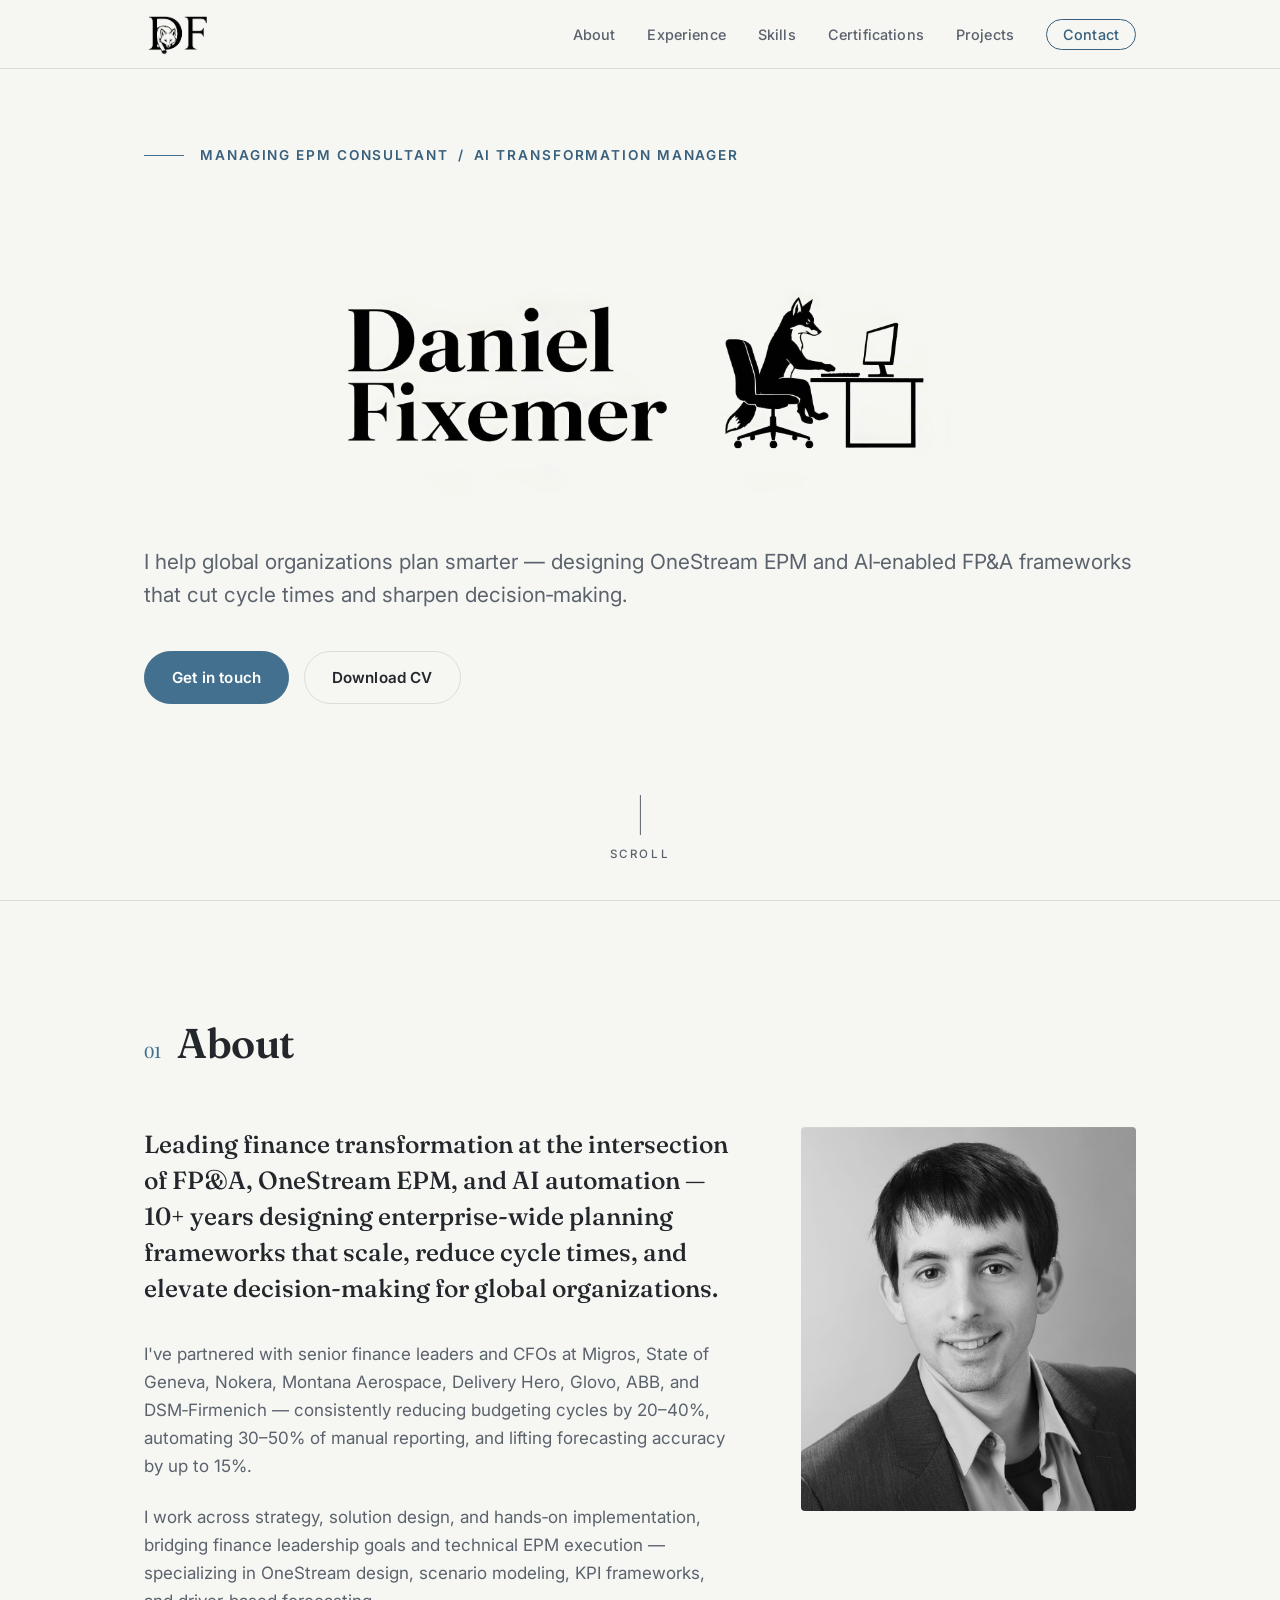
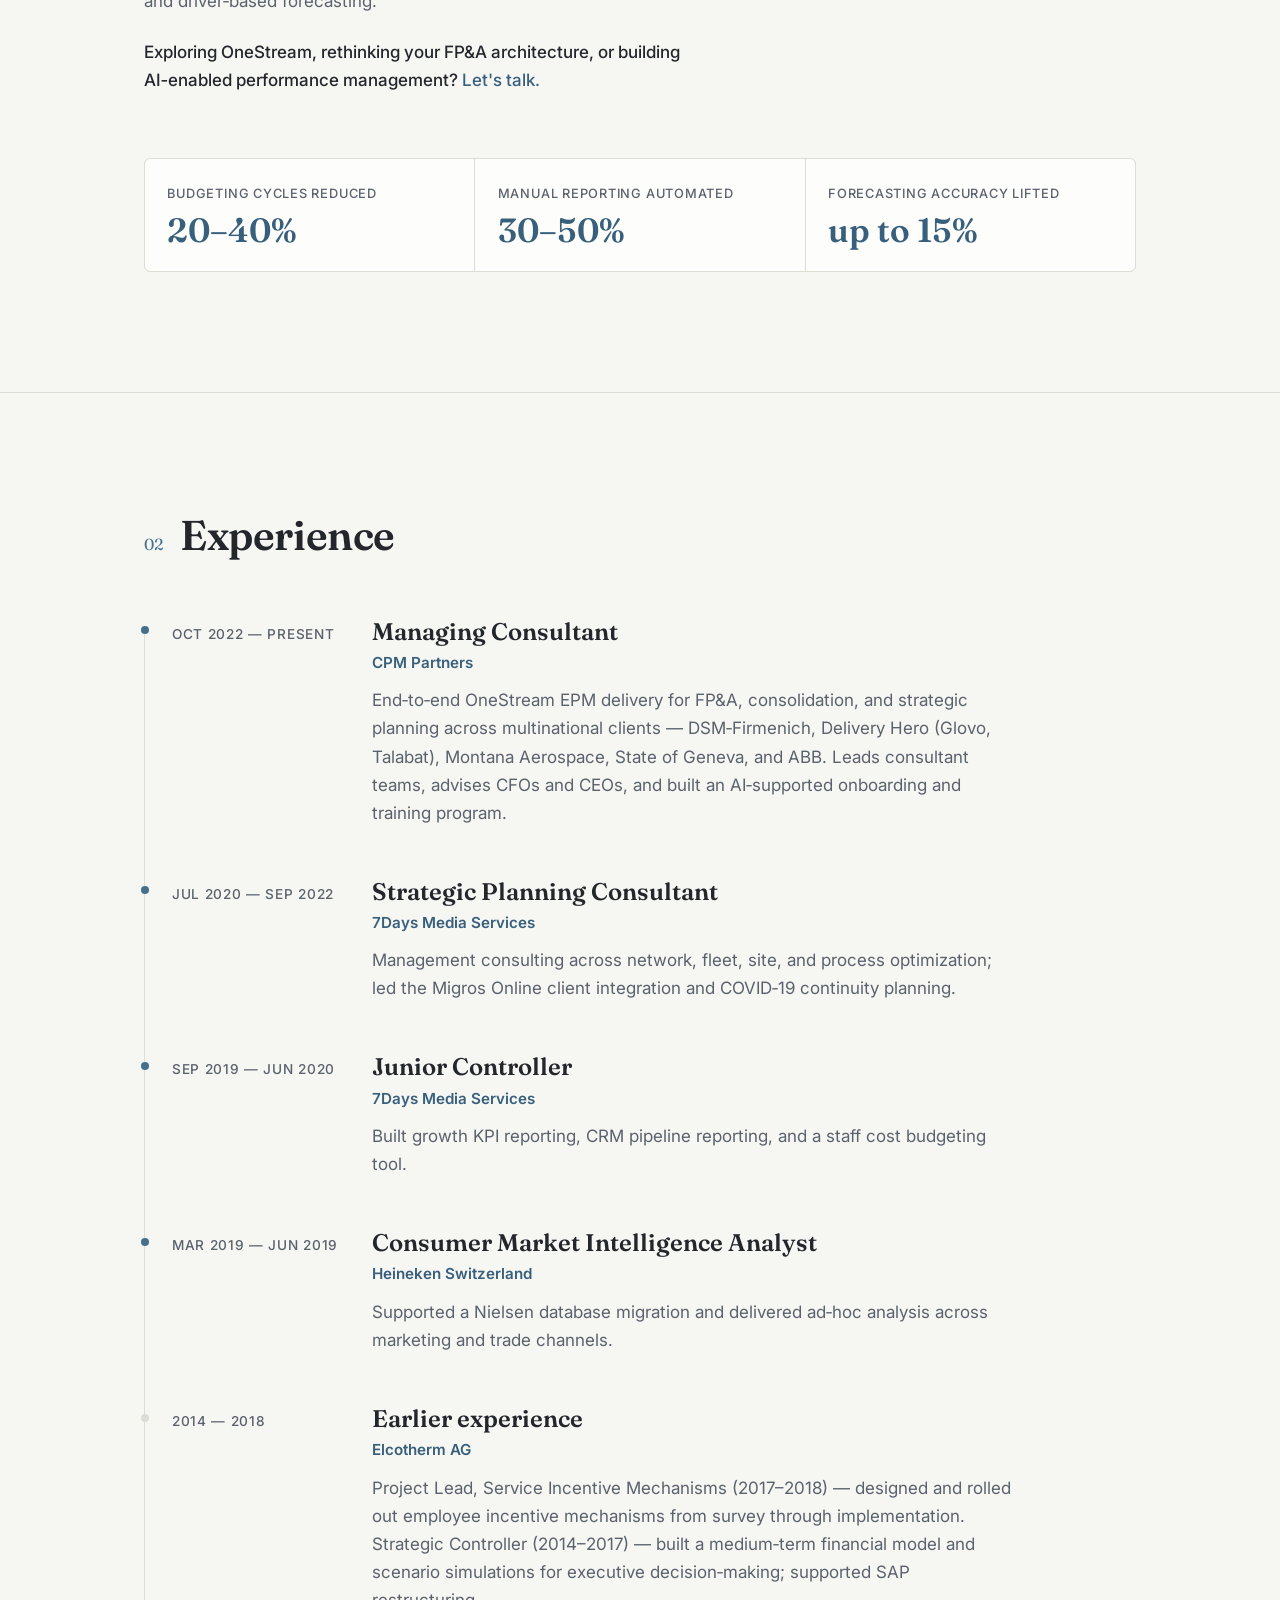
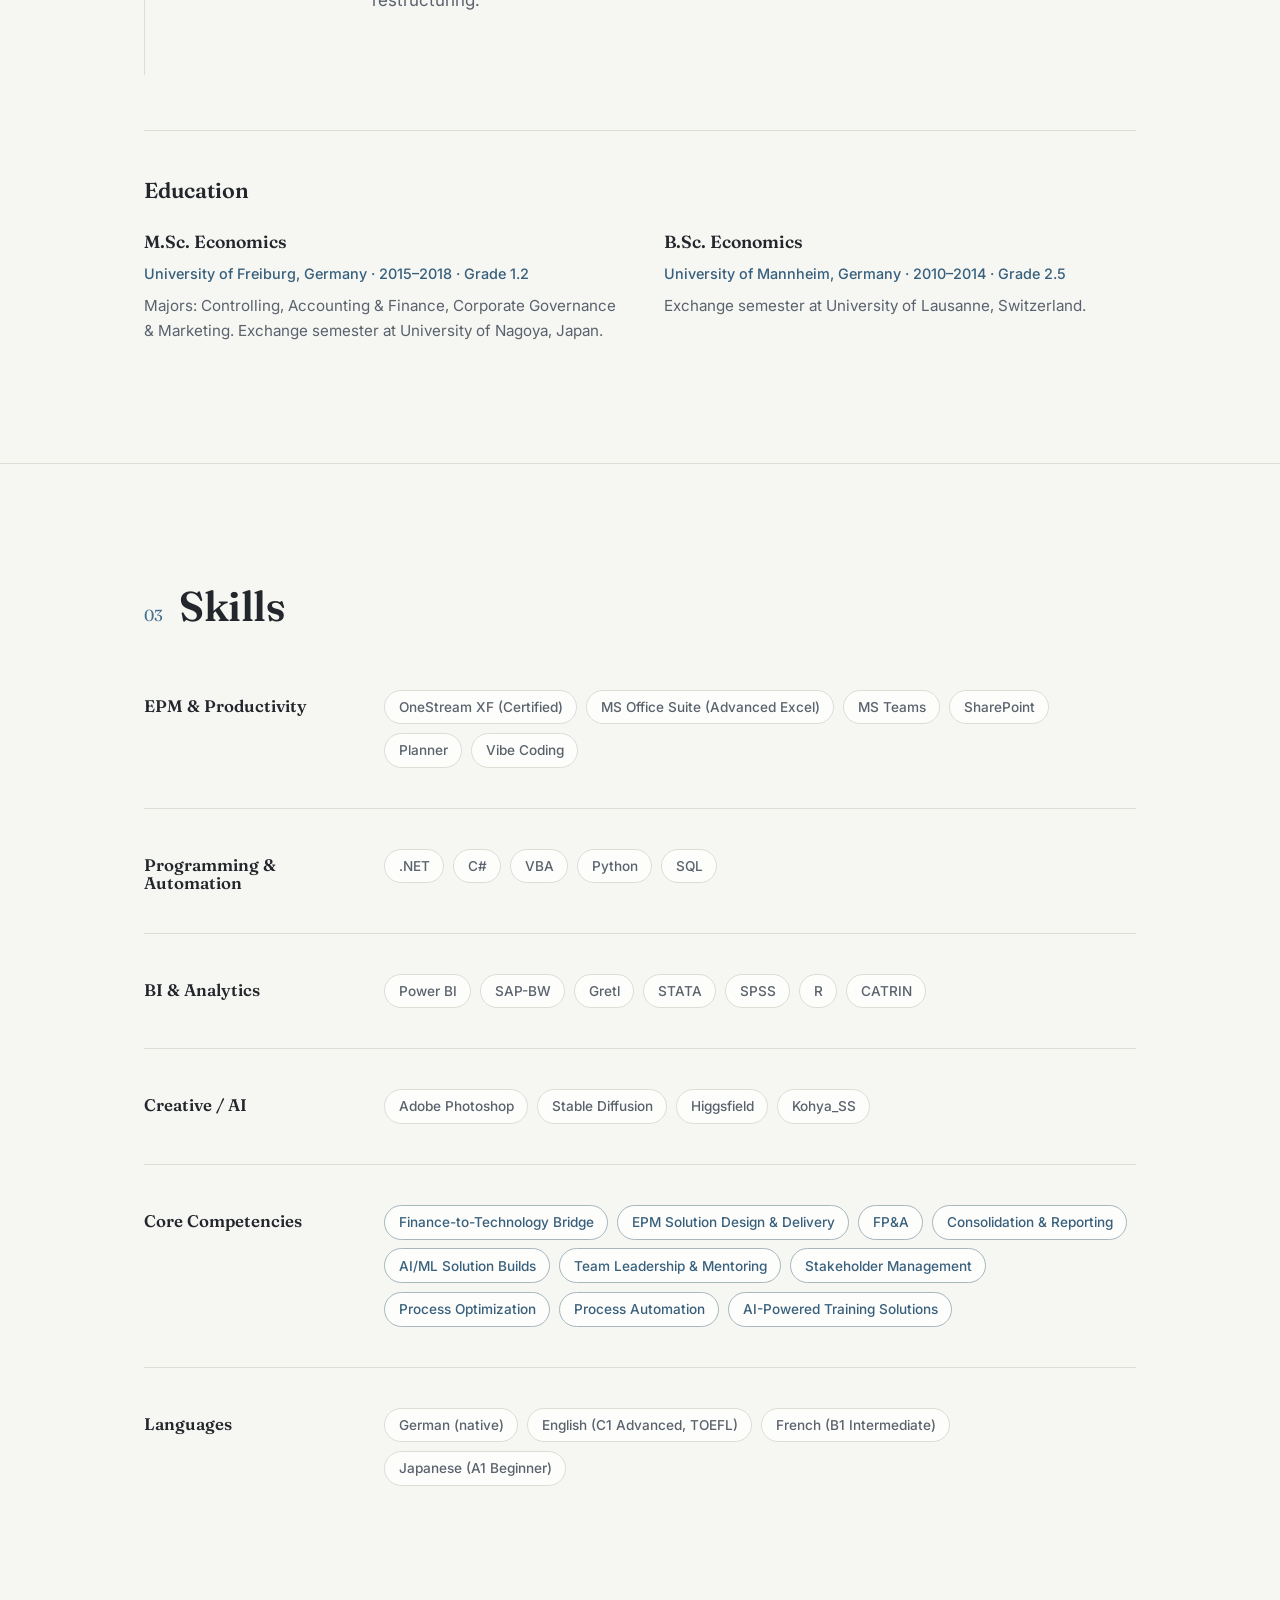
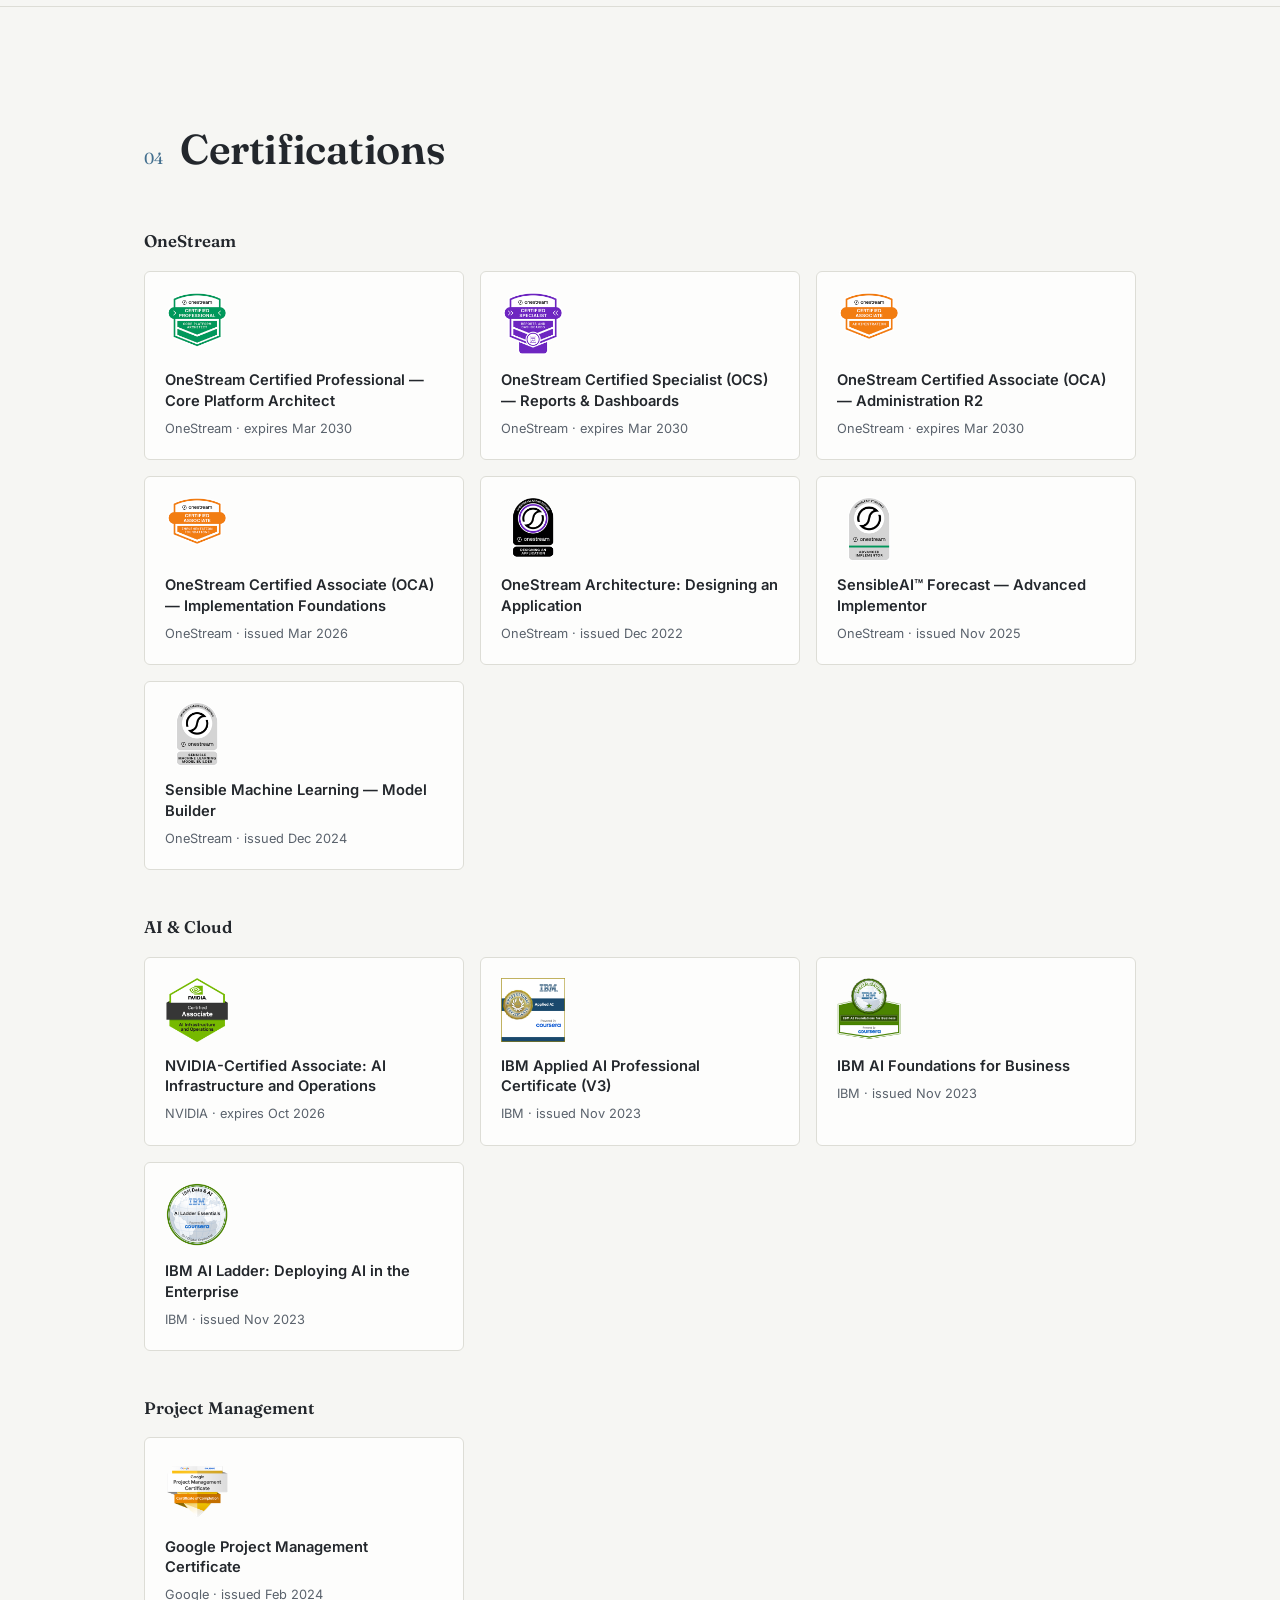
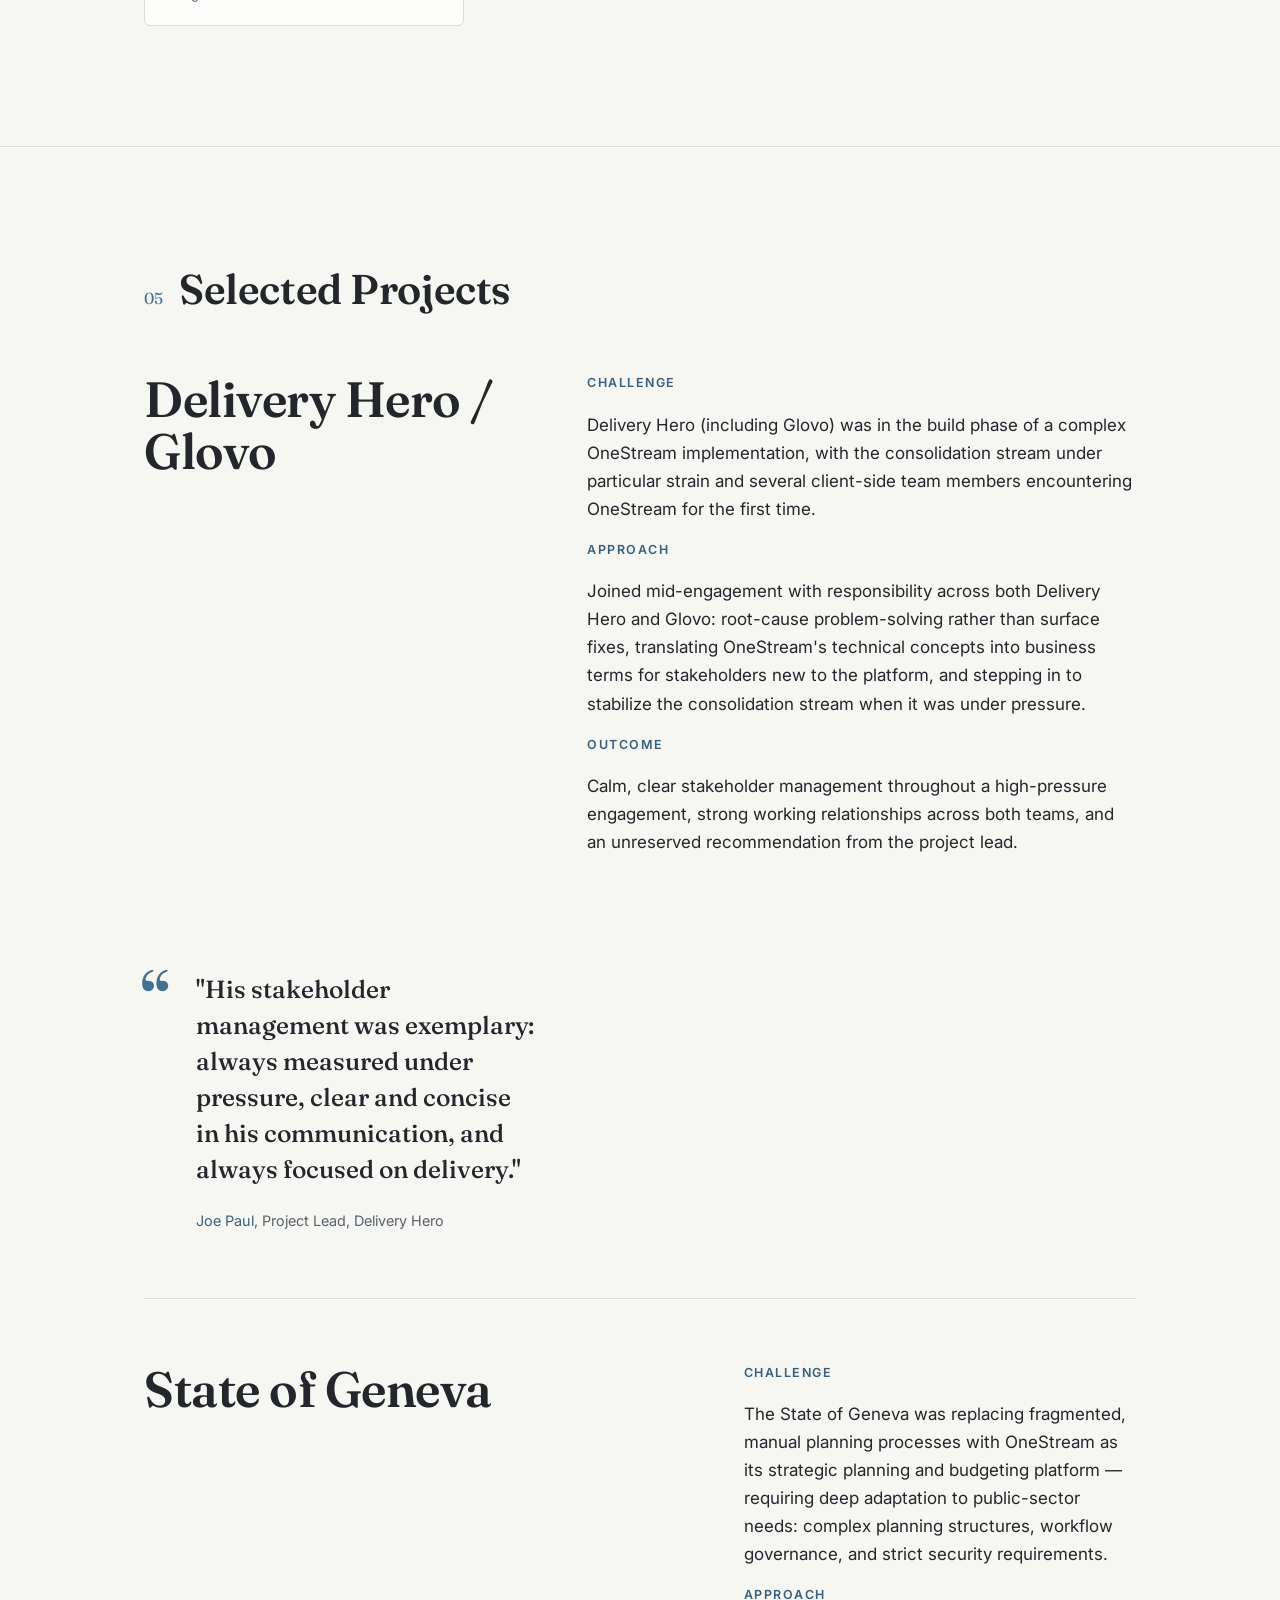
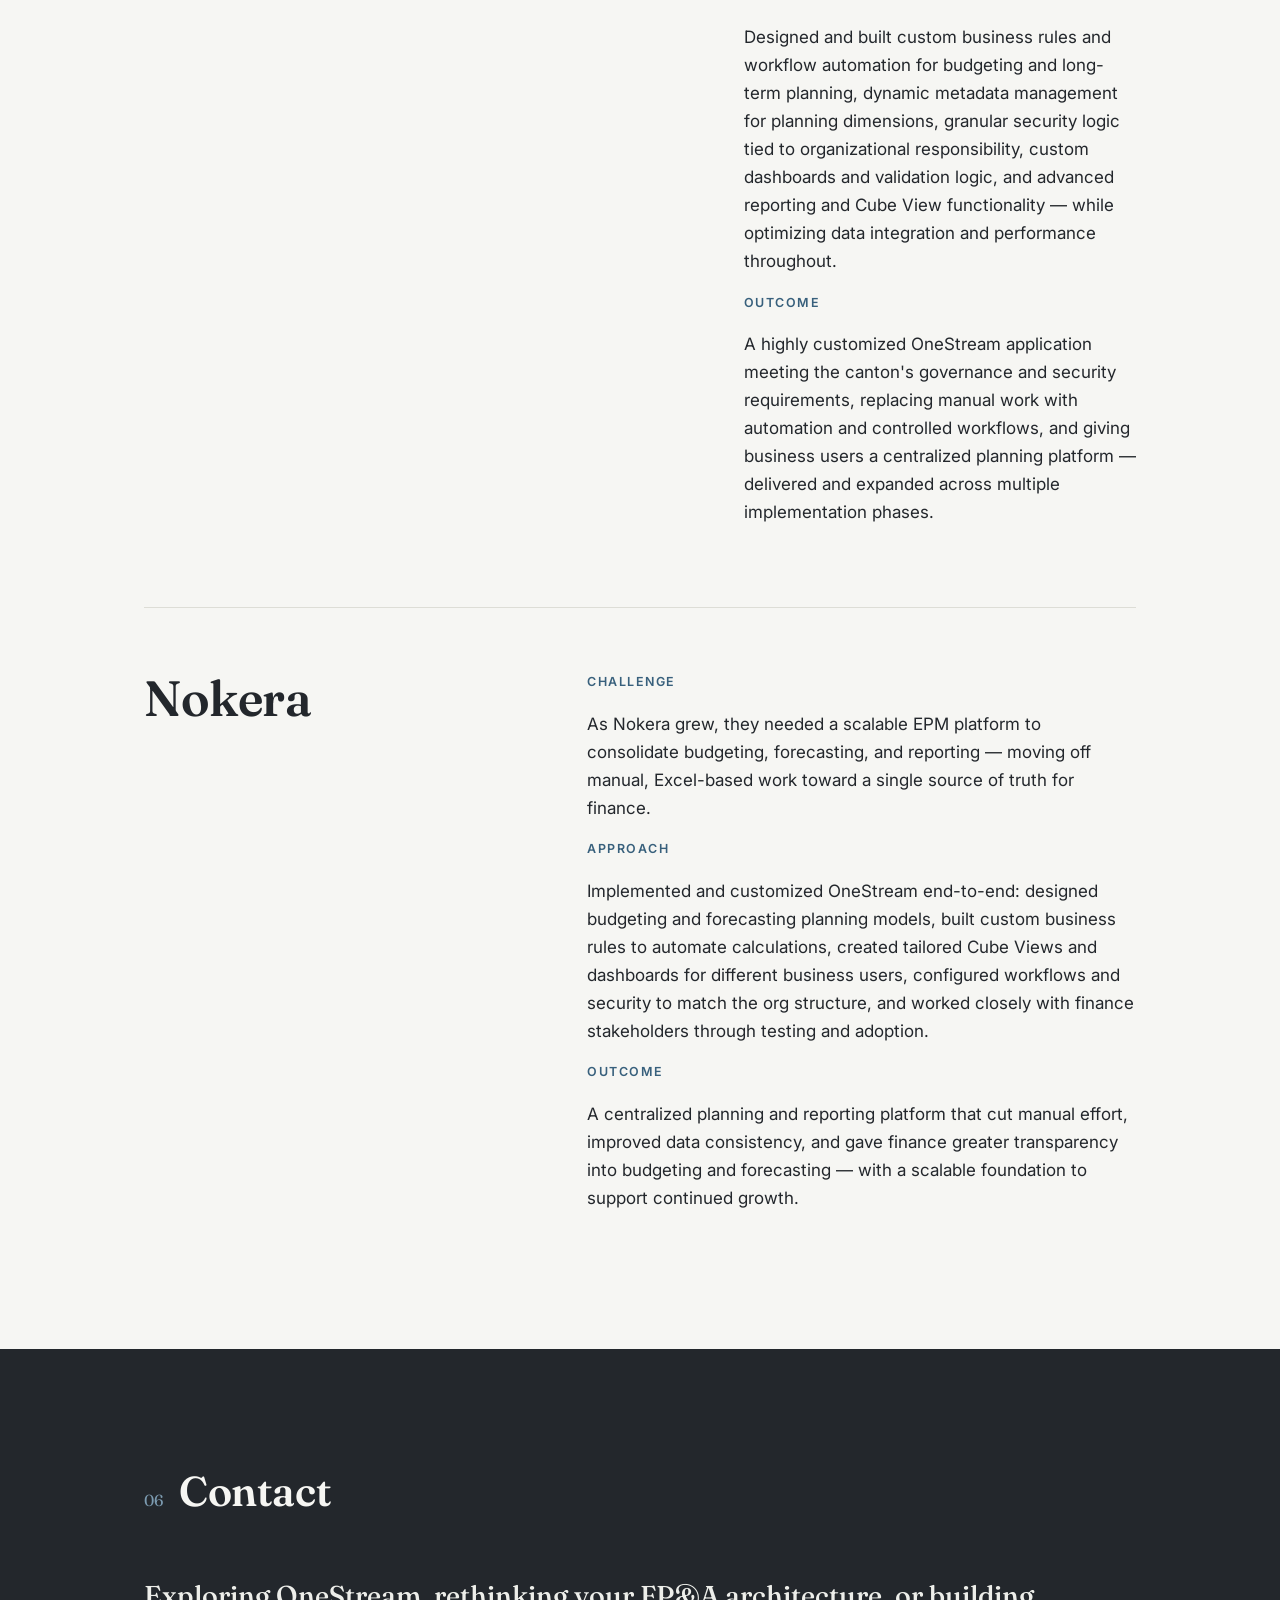
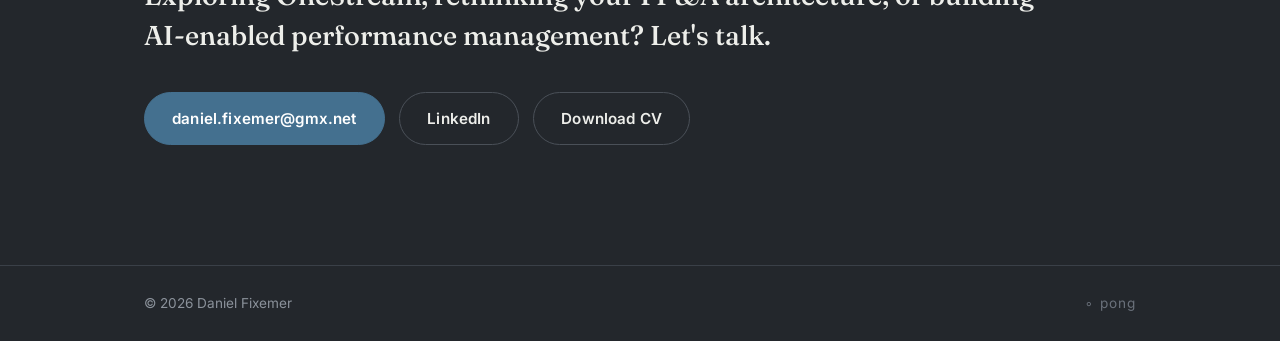
<file: _vischeck.html>
﻿<!DOCTYPE html>
<html lang="en">
<head>
  <meta charset="UTF-8">
  <meta name="viewport" content="width=device-width, initial-scale=1.0">
  <title>Daniel Fixemer — Managing EPM Consultant / AI Transformation Manager</title>
  <meta name="description" content="Daniel Fixemer — Managing EPM Consultant and AI Transformation Manager. Finance transformation at the intersection of FP&A, OneStream EPM, and AI automation.">
  <script>document.documentElement.classList.add("js");</script>
  <link rel="preconnect" href="https://fonts.googleapis.com">
  <link rel="preconnect" href="https://fonts.gstatic.com" crossorigin>
  <link href="https://fonts.googleapis.com/css2?family=Fraunces:opsz,wght@9..144,500;9..144,600&family=Inter:wght@400;500;600&display=swap" rel="stylesheet">
  <link rel="stylesheet" href="css/styles.css">
</head>
<body>

  <header class="site-header">
    <nav class="nav" aria-label="Main navigation">
      <a class="nav__mark" href="#top" aria-label="Daniel Fixemer — back to top">
        <img src="assets/logo-web.png" alt="DF logo" width="660" height="434">
      </a>
      <button class="nav__toggle" aria-expanded="false" aria-controls="nav-menu" aria-label="Toggle menu">
        <span></span><span></span>
      </button>
      <ul class="nav__menu" id="nav-menu">
        <li><a href="#about">About</a></li>
        <li><a href="#experience">Experience</a></li>
        <li><a href="#skills">Skills</a></li>
        <li><a href="#certifications">Certifications</a></li>
        <li><a href="#projects">Projects</a></li>
        <li><a class="nav__cta" href="#contact">Contact</a></li>
      </ul>
    </nav>
  </header>

  <main id="top">

    <!-- ============ HERO ============ -->
    <section class="hero">
      <div class="container hero__inner">
        <p class="hero__eyebrow reveal">Managing EPM Consultant&ensp;/&ensp;AI Transformation Manager</p>
        <h1 class="sr-only">Daniel Fixemer</h1>
        <div class="hero__media reveal" data-reveal-delay="1" aria-hidden="true">
          <video src="assets/FoxTransition.mp4" poster="assets/FoxTransition_lastframe.png"
                 autoplay muted playsinline preload="auto" disablepictureinpicture
                 width="1920" height="966"></video>
        </div>
        <p class="hero__intro reveal" data-reveal-delay="2">
          I help global organizations plan smarter — designing OneStream EPM and
          AI&#8209;enabled FP&amp;A frameworks that cut cycle times and sharpen
          decision&#8209;making.
        </p>
        <div class="hero__actions reveal" data-reveal-delay="3">
          <a class="button button--primary" href="#contact">Get in touch</a>
          <a class="button button--ghost" href="assets/cv-daniel-fixemer.pdf" download>Download CV</a>
        </div>
      </div>
      <a class="hero__scroll" href="#about" aria-label="Scroll to About">
        <span class="hero__scroll-line" aria-hidden="true"></span>
        Scroll
      </a>
    </section>

    <!-- ============ ABOUT ============ -->
    <section class="section about" id="about">
      <div class="container">
        <header class="section__head reveal">
          <span class="section__index">01</span>
          <h2 class="section__title">About</h2>
        </header>
        <div class="about__grid">
          <div class="about__text reveal">
            <p class="about__lede">
              Leading finance transformation at the intersection of FP&amp;A, OneStream
              EPM, and AI automation — 10+ years designing enterprise&#8209;wide planning
              frameworks that scale, reduce cycle times, and elevate decision&#8209;making
              for global organizations.
            </p>
            <p>
              I've partnered with senior finance leaders and CFOs at Migros, State of
              Geneva, Nokera, Montana Aerospace, Delivery Hero, Glovo, ABB, and
              DSM&#8209;Firmenich — consistently reducing budgeting cycles by 20–40%,
              automating 30–50% of manual reporting, and lifting forecasting accuracy
              by up to 15%.
            </p>
            <p>
              I work across strategy, solution design, and hands&#8209;on implementation,
              bridging finance leadership goals and technical EPM execution —
              specializing in OneStream design, scenario modeling, KPI frameworks, and
              driver&#8209;based forecasting.
            </p>
            <p class="about__cta">
              Exploring OneStream, rethinking your FP&amp;A architecture, or building
              AI&#8209;enabled performance management? <a href="#contact">Let's talk.</a>
            </p>
          </div>
          <figure class="about__portrait reveal" data-reveal-delay="1">
            <img src="assets/headshot-web.jpg" alt="Portrait of Daniel Fixemer" width="1600" height="1068" loading="lazy">
          </figure>
        </div>
        <dl class="about__stats reveal" data-reveal-delay="2">
          <div class="stat">
            <dt>Budgeting cycles reduced</dt>
            <dd>20–40%</dd>
          </div>
          <div class="stat">
            <dt>Manual reporting automated</dt>
            <dd>30–50%</dd>
          </div>
          <div class="stat">
            <dt>Forecasting accuracy lifted</dt>
            <dd>up&nbsp;to&nbsp;15%</dd>
          </div>
        </dl>
      </div>
    </section>

    <!-- ============ EXPERIENCE ============ -->
    <section class="section experience" id="experience">
      <div class="container">
        <header class="section__head reveal">
          <span class="section__index">02</span>
          <h2 class="section__title">Experience</h2>
        </header>
        <ol class="timeline">
          <li class="timeline__item reveal">
            <div class="timeline__meta">
              <span class="timeline__dates">Oct 2022 — Present</span>
            </div>
            <div class="timeline__body">
              <h3 class="timeline__role">Managing Consultant</h3>
              <p class="timeline__org">CPM Partners</p>
              <p class="timeline__desc">
                End&#8209;to&#8209;end OneStream EPM delivery for FP&amp;A, consolidation, and
                strategic planning across multinational clients — DSM&#8209;Firmenich,
                Delivery Hero (Glovo, Talabat), Montana Aerospace, State of Geneva,
                and ABB. Leads consultant teams, advises CFOs and CEOs, and built an
                AI&#8209;supported onboarding and training program.
              </p>
            </div>
          </li>
          <li class="timeline__item reveal">
            <div class="timeline__meta">
              <span class="timeline__dates">Jul 2020 — Sep 2022</span>
            </div>
            <div class="timeline__body">
              <h3 class="timeline__role">Strategic Planning Consultant</h3>
              <p class="timeline__org">7Days Media Services</p>
              <p class="timeline__desc">
                Management consulting across network, fleet, site, and process
                optimization; led the Migros Online client integration and
                COVID&#8209;19 continuity planning.
              </p>
            </div>
          </li>
          <li class="timeline__item reveal">
            <div class="timeline__meta">
              <span class="timeline__dates">Sep 2019 — Jun 2020</span>
            </div>
            <div class="timeline__body">
              <h3 class="timeline__role">Junior Controller</h3>
              <p class="timeline__org">7Days Media Services</p>
              <p class="timeline__desc">
                Built growth KPI reporting, CRM pipeline reporting, and a staff cost
                budgeting tool.
              </p>
            </div>
          </li>
          <li class="timeline__item reveal">
            <div class="timeline__meta">
              <span class="timeline__dates">Mar 2019 — Jun 2019</span>
            </div>
            <div class="timeline__body">
              <h3 class="timeline__role">Consumer Market Intelligence Analyst</h3>
              <p class="timeline__org">Heineken Switzerland</p>
              <p class="timeline__desc">
                Supported a Nielsen database migration and delivered ad&#8209;hoc
                analysis across marketing and trade channels.
              </p>
            </div>
          </li>
          <li class="timeline__item timeline__item--earlier reveal">
            <div class="timeline__meta">
              <span class="timeline__dates">2014 — 2018</span>
            </div>
            <div class="timeline__body">
              <h3 class="timeline__role">Earlier experience</h3>
              <p class="timeline__org">Elcotherm AG</p>
              <p class="timeline__desc">
                Project Lead, Service Incentive Mechanisms (2017–2018) — designed and
                rolled out employee incentive mechanisms from survey through
                implementation. Strategic Controller (2014–2017) — built a
                medium&#8209;term financial model and scenario simulations for executive
                decision&#8209;making; supported SAP restructuring.
              </p>
            </div>
          </li>
        </ol>

        <div class="education reveal">
          <h3 class="education__head">Education</h3>
          <div class="education__grid">
            <article class="education__item">
              <h4>M.Sc. Economics</h4>
              <p class="education__school">University of Freiburg, Germany · 2015–2018 · Grade 1.2</p>
              <p class="education__detail">
                Majors: Controlling, Accounting &amp; Finance, Corporate Governance &amp;
                Marketing. Exchange semester at University of Nagoya, Japan.
              </p>
            </article>
            <article class="education__item">
              <h4>B.Sc. Economics</h4>
              <p class="education__school">University of Mannheim, Germany · 2010–2014 · Grade 2.5</p>
              <p class="education__detail">
                Exchange semester at University of Lausanne, Switzerland.
              </p>
            </article>
          </div>
        </div>
      </div>
    </section>

    <!-- ============ SKILLS ============ -->
    <section class="section skills" id="skills">
      <div class="container">
        <header class="section__head reveal">
          <span class="section__index">03</span>
          <h2 class="section__title">Skills</h2>
        </header>
        <div class="skills__groups">
          <div class="skill-group reveal">
            <h3 class="skill-group__name">EPM &amp; Productivity</h3>
            <ul class="tags">
              <li>OneStream XF (Certified)</li>
              <li>MS Office Suite (Advanced Excel)</li>
              <li>MS Teams</li>
              <li>SharePoint</li>
              <li>Planner</li>
              <li>Vibe Coding</li>
            </ul>
          </div>
          <div class="skill-group reveal">
            <h3 class="skill-group__name">Programming &amp; Automation</h3>
            <ul class="tags">
              <li>.NET</li>
              <li>C#</li>
              <li>VBA</li>
              <li>Python</li>
              <li>SQL</li>
            </ul>
          </div>
          <div class="skill-group reveal">
            <h3 class="skill-group__name">BI &amp; Analytics</h3>
            <ul class="tags">
              <li>Power BI</li>
              <li>SAP-BW</li>
              <li>Gretl</li>
              <li>STATA</li>
              <li>SPSS</li>
              <li>R</li>
              <li>CATRIN</li>
            </ul>
          </div>
          <div class="skill-group reveal">
            <h3 class="skill-group__name">Creative / AI</h3>
            <ul class="tags">
              <li>Adobe Photoshop</li>
              <li>Stable Diffusion</li>
              <li>Higgsfield</li>
              <li>Kohya_SS</li>
            </ul>
          </div>
          <div class="skill-group reveal">
            <h3 class="skill-group__name">Core Competencies</h3>
            <ul class="tags tags--accent">
              <li>Finance-to-Technology Bridge</li>
              <li>EPM Solution Design &amp; Delivery</li>
              <li>FP&amp;A</li>
              <li>Consolidation &amp; Reporting</li>
              <li>AI/ML Solution Builds</li>
              <li>Team Leadership &amp; Mentoring</li>
              <li>Stakeholder Management</li>
              <li>Process Optimization</li>
              <li>Process Automation</li>
              <li>AI-Powered Training Solutions</li>
            </ul>
          </div>
          <div class="skill-group reveal">
            <h3 class="skill-group__name">Languages</h3>
            <ul class="tags">
              <li>German (native)</li>
              <li>English (C1 Advanced, TOEFL)</li>
              <li>French (B1 Intermediate)</li>
              <li>Japanese (A1 Beginner)</li>
            </ul>
          </div>
        </div>
      </div>
    </section>

    <!-- ============ CERTIFICATIONS ============ -->
    <section class="section certifications" id="certifications">
      <div class="container">
        <header class="section__head reveal">
          <span class="section__index">04</span>
          <h2 class="section__title">Certifications</h2>
        </header>

        <h3 class="cert-group reveal">OneStream</h3>
        <ul class="cert-grid">
          <li class="reveal">
            <a class="cert-card" href="https://www.credly.com/users/daniel-fixemer/badges/credly" target="_blank" rel="noopener">
              <img src="assets/certifications/web/OneStream_Certified_Professional_-_Core_Platform_Architect.png" alt="" width="240" height="240" loading="lazy">
              <span class="cert-card__name">OneStream Certified Professional — Core Platform Architect</span>
              <span class="cert-card__issuer">OneStream · expires Mar 2030</span>
            </a>
          </li>
          <li class="reveal">
            <a class="cert-card" href="https://www.credly.com/users/daniel-fixemer/badges/credly" target="_blank" rel="noopener">
              <img src="assets/certifications/web/OneStream_Certified_Specialist__OCS__-_Reports_and_Dashboards.png" alt="" width="240" height="240" loading="lazy">
              <span class="cert-card__name">OneStream Certified Specialist (OCS) — Reports &amp; Dashboards</span>
              <span class="cert-card__issuer">OneStream · expires Mar 2030</span>
            </a>
          </li>
          <li class="reveal">
            <a class="cert-card" href="https://www.credly.com/users/daniel-fixemer/badges/credly" target="_blank" rel="noopener">
              <img src="assets/certifications/web/OneStream_Certified_Associate__OCA__in_Administration_R2.png" alt="" width="240" height="240" loading="lazy">
              <span class="cert-card__name">OneStream Certified Associate (OCA) — Administration R2</span>
              <span class="cert-card__issuer">OneStream · expires Mar 2030</span>
            </a>
          </li>
          <li class="reveal">
            <a class="cert-card" href="https://www.credly.com/users/daniel-fixemer/badges/credly" target="_blank" rel="noopener">
              <img src="assets/certifications/web/OneStream_Certified_Associate__OCA__-_Implementation_Foundations.png" alt="" width="240" height="240" loading="lazy">
              <span class="cert-card__name">OneStream Certified Associate (OCA) — Implementation Foundations</span>
              <span class="cert-card__issuer">OneStream · issued Mar 2026</span>
            </a>
          </li>
          <li class="reveal">
            <a class="cert-card" href="https://www.credly.com/users/daniel-fixemer/badges/credly" target="_blank" rel="noopener">
              <img src="assets/certifications/web/OneStream_Architecture_Designing_an_Application.png" alt="" width="240" height="240" loading="lazy">
              <span class="cert-card__name">OneStream Architecture: Designing an Application</span>
              <span class="cert-card__issuer">OneStream · issued Dec 2022</span>
            </a>
          </li>
          <li class="reveal">
            <a class="cert-card" href="https://www.credly.com/users/daniel-fixemer/badges/credly" target="_blank" rel="noopener">
              <img src="assets/certifications/web/SensibleAI__Forecast_Advanced_Implementor.png" alt="" width="240" height="240" loading="lazy">
              <span class="cert-card__name">SensibleAI™ Forecast — Advanced Implementor</span>
              <span class="cert-card__issuer">OneStream · issued Nov 2025</span>
            </a>
          </li>
          <li class="reveal">
            <a class="cert-card" href="https://www.credly.com/users/daniel-fixemer/badges/credly" target="_blank" rel="noopener">
              <img src="assets/certifications/web/Sensible_Machine_Learning_Model_Builder.png" alt="" width="240" height="240" loading="lazy">
              <span class="cert-card__name">Sensible Machine Learning — Model Builder</span>
              <span class="cert-card__issuer">OneStream · issued Dec 2024</span>
            </a>
          </li>
        </ul>

        <h3 class="cert-group reveal">AI &amp; Cloud</h3>
        <ul class="cert-grid">
          <li class="reveal">
            <a class="cert-card" href="https://www.credly.com/users/daniel-fixemer/badges/credly" target="_blank" rel="noopener">
              <img src="assets/certifications/web/NVIDIA-Certified_Associate_AI_Infrastructure_and_Operations.png" alt="" width="240" height="240" loading="lazy">
              <span class="cert-card__name">NVIDIA-Certified Associate: AI Infrastructure and Operations</span>
              <span class="cert-card__issuer">NVIDIA · expires Oct 2026</span>
            </a>
          </li>
          <li class="reveal">
            <a class="cert-card" href="https://www.credly.com/users/daniel-fixemer/badges/credly" target="_blank" rel="noopener">
              <img src="assets/certifications/web/IBM_Applied_AI_Professional_Certificate.png" alt="" width="240" height="240" loading="lazy">
              <span class="cert-card__name">IBM Applied AI Professional Certificate (V3)</span>
              <span class="cert-card__issuer">IBM · issued Nov 2023</span>
            </a>
          </li>
          <li class="reveal">
            <a class="cert-card" href="https://www.credly.com/users/daniel-fixemer/badges/credly" target="_blank" rel="noopener">
              <img src="assets/certifications/web/IBM_AI_Foundations_for_Business_Specialization.png" alt="" width="240" height="240" loading="lazy">
              <span class="cert-card__name">IBM AI Foundations for Business</span>
              <span class="cert-card__issuer">IBM · issued Nov 2023</span>
            </a>
          </li>
          <li class="reveal">
            <a class="cert-card" href="https://www.credly.com/users/daniel-fixemer/badges/credly" target="_blank" rel="noopener">
              <img src="assets/certifications/web/IBM_AI_Ladder_A_Framework_for_Deploying_AI_in_your_Enterprise.png" alt="" width="240" height="240" loading="lazy">
              <span class="cert-card__name">IBM AI Ladder: Deploying AI in the Enterprise</span>
              <span class="cert-card__issuer">IBM · issued Nov 2023</span>
            </a>
          </li>
        </ul>

        <h3 class="cert-group reveal">Project Management</h3>
        <ul class="cert-grid">
          <li class="reveal">
            <a class="cert-card" href="https://www.credly.com/users/daniel-fixemer/badges/credly" target="_blank" rel="noopener">
              <img src="assets/certifications/web/Google_Project_Management_Certificate.png" alt="" width="240" height="240" loading="lazy">
              <span class="cert-card__name">Google Project Management Certificate</span>
              <span class="cert-card__issuer">Google · issued Feb 2024</span>
            </a>
          </li>
        </ul>
      </div>
    </section>

    <!-- ============ SELECTED PROJECTS ============ -->
    <section class="section projects" id="projects">
      <div class="container">
        <header class="section__head reveal">
          <span class="section__index">05</span>
          <h2 class="section__title">Selected Projects</h2>
        </header>

        <article class="project reveal">
          <h3 class="project__client">Delivery Hero / Glovo</h3>
          <div class="project__cols">
            <div class="project__col">
              <h4 class="project__label">Challenge</h4>
              <p>
                Delivery Hero (including Glovo) was in the build phase of a complex
                OneStream implementation, with the consolidation stream under
                particular strain and several client-side team members encountering
                OneStream for the first time.
              </p>
            </div>
            <div class="project__col">
              <h4 class="project__label">Approach</h4>
              <p>
                Joined mid-engagement with responsibility across both Delivery Hero
                and Glovo: root-cause problem-solving rather than surface fixes,
                translating OneStream's technical concepts into business terms for
                stakeholders new to the platform, and stepping in to stabilize the
                consolidation stream when it was under pressure.
              </p>
            </div>
            <div class="project__col">
              <h4 class="project__label">Outcome</h4>
              <p>
                Calm, clear stakeholder management throughout a high-pressure
                engagement, strong working relationships across both teams, and an
                unreserved recommendation from the project lead.
              </p>
            </div>
          </div>
          <blockquote class="project__quote">
            <p>
              "His stakeholder management was exemplary: always measured under
              pressure, clear and concise in his communication, and always focused
              on delivery."
            </p>
            <cite>
              <a href="https://www.linkedin.com/in/joe-paul-aca-asa-mba/" target="_blank" rel="noopener">Joe Paul</a>,
              Project Lead, Delivery Hero
            </cite>
          </blockquote>
        </article>

        <article class="project reveal">
          <h3 class="project__client">State of Geneva</h3>
          <div class="project__cols">
            <div class="project__col">
              <h4 class="project__label">Challenge</h4>
              <p>
                The State of Geneva was replacing fragmented, manual planning
                processes with OneStream as its strategic planning and budgeting
                platform — requiring deep adaptation to public-sector needs: complex
                planning structures, workflow governance, and strict security
                requirements.
              </p>
            </div>
            <div class="project__col">
              <h4 class="project__label">Approach</h4>
              <p>
                Designed and built custom business rules and workflow automation for
                budgeting and long-term planning, dynamic metadata management for
                planning dimensions, granular security logic tied to organizational
                responsibility, custom dashboards and validation logic, and advanced
                reporting and Cube View functionality — while optimizing data
                integration and performance throughout.
              </p>
            </div>
            <div class="project__col">
              <h4 class="project__label">Outcome</h4>
              <p>
                A highly customized OneStream application meeting the canton's
                governance and security requirements, replacing manual work with
                automation and controlled workflows, and giving business users a
                centralized planning platform — delivered and expanded across
                multiple implementation phases.
              </p>
            </div>
          </div>
        </article>

        <article class="project reveal">
          <h3 class="project__client">Nokera</h3>
          <div class="project__cols">
            <div class="project__col">
              <h4 class="project__label">Challenge</h4>
              <p>
                As Nokera grew, they needed a scalable EPM platform to consolidate
                budgeting, forecasting, and reporting — moving off manual,
                Excel-based work toward a single source of truth for finance.
              </p>
            </div>
            <div class="project__col">
              <h4 class="project__label">Approach</h4>
              <p>
                Implemented and customized OneStream end-to-end: designed budgeting
                and forecasting planning models, built custom business rules to
                automate calculations, created tailored Cube Views and dashboards
                for different business users, configured workflows and security to
                match the org structure, and worked closely with finance
                stakeholders through testing and adoption.
              </p>
            </div>
            <div class="project__col">
              <h4 class="project__label">Outcome</h4>
              <p>
                A centralized planning and reporting platform that cut manual
                effort, improved data consistency, and gave finance greater
                transparency into budgeting and forecasting — with a scalable
                foundation to support continued growth.
              </p>
            </div>
          </div>
        </article>
      </div>
    </section>

    <!-- ============ CONTACT ============ -->
    <section class="section contact" id="contact">
      <div class="container">
        <header class="section__head reveal">
          <span class="section__index">06</span>
          <h2 class="section__title">Contact</h2>
        </header>
        <p class="contact__lede reveal">
          Exploring OneStream, rethinking your FP&amp;A architecture, or building
          AI&#8209;enabled performance management? Let's talk.
        </p>
        <div class="contact__actions reveal" data-reveal-delay="1">
          <a class="button button--primary" href="mailto:daniel.fixemer@gmx.net">daniel.fixemer@gmx.net</a>
          <a class="button button--contrast" href="https://www.linkedin.com/in/daniel-fixemer-855932175/" target="_blank" rel="noopener">LinkedIn</a>
          <a class="button button--contrast" href="assets/cv-daniel-fixemer.pdf" download>Download CV</a>
        </div>
      </div>
    </section>

  </main>

  <footer class="footer">
    <div class="container footer__inner">
      <p>© 2026 Daniel Fixemer</p>
      <button class="footer__egg" id="pong-open" type="button" aria-haspopup="dialog">◦ pong</button>
    </div>
  </footer>

  <!-- ============ EASTER EGG: PONG ============ -->
  <div class="pong" id="pong-modal" role="dialog" aria-modal="true" aria-label="Pong" hidden>
    <div class="pong__panel">
      <div class="pong__bar">
        <span class="pong__title">Pong</span>
        <span class="pong__score" id="pong-score" aria-live="polite">0 : 0</span>
        <button class="pong__close" id="pong-close" type="button" aria-label="Close Pong">×</button>
      </div>
      <canvas id="pong-canvas" width="640" height="400"></canvas>
      <p class="pong__hint">Move: mouse, touch, or ↑ ↓ &nbsp;·&nbsp; Space or tap to start / pause</p>
    </div>
  </div>

  <script src="js/main.js"></script>
  <script src="js/pong.js" defer></script>
<script>window.addEventListener("load",function(){setTimeout(function(){var v=document.querySelector(".hero__media video");var img=document.querySelector(".hero__media img");var el=v||img;if(!el){document.body.setAttribute("data-vis","NO-VIDEO-NO-IMG-IN-DOM");return}var r=el.getBoundingClientRect();var cs=getComputedStyle(el);document.body.setAttribute("data-vis",(v?"video":"fallback-img")+" rect="+Math.round(r.width)+"x"+Math.round(r.height)+" at("+Math.round(r.left)+","+Math.round(r.top)+") display="+cs.display+" visibility="+cs.visibility+" opacity="+cs.opacity+" parentOpacity="+getComputedStyle(el.parentElement).opacity+" videoW="+(v?v.videoWidth:"-")+" readyState="+(v?v.readyState:"-")+" err="+(v&&v.error?v.error.code:"none"))},900)})</script></body>
</html>
</file>
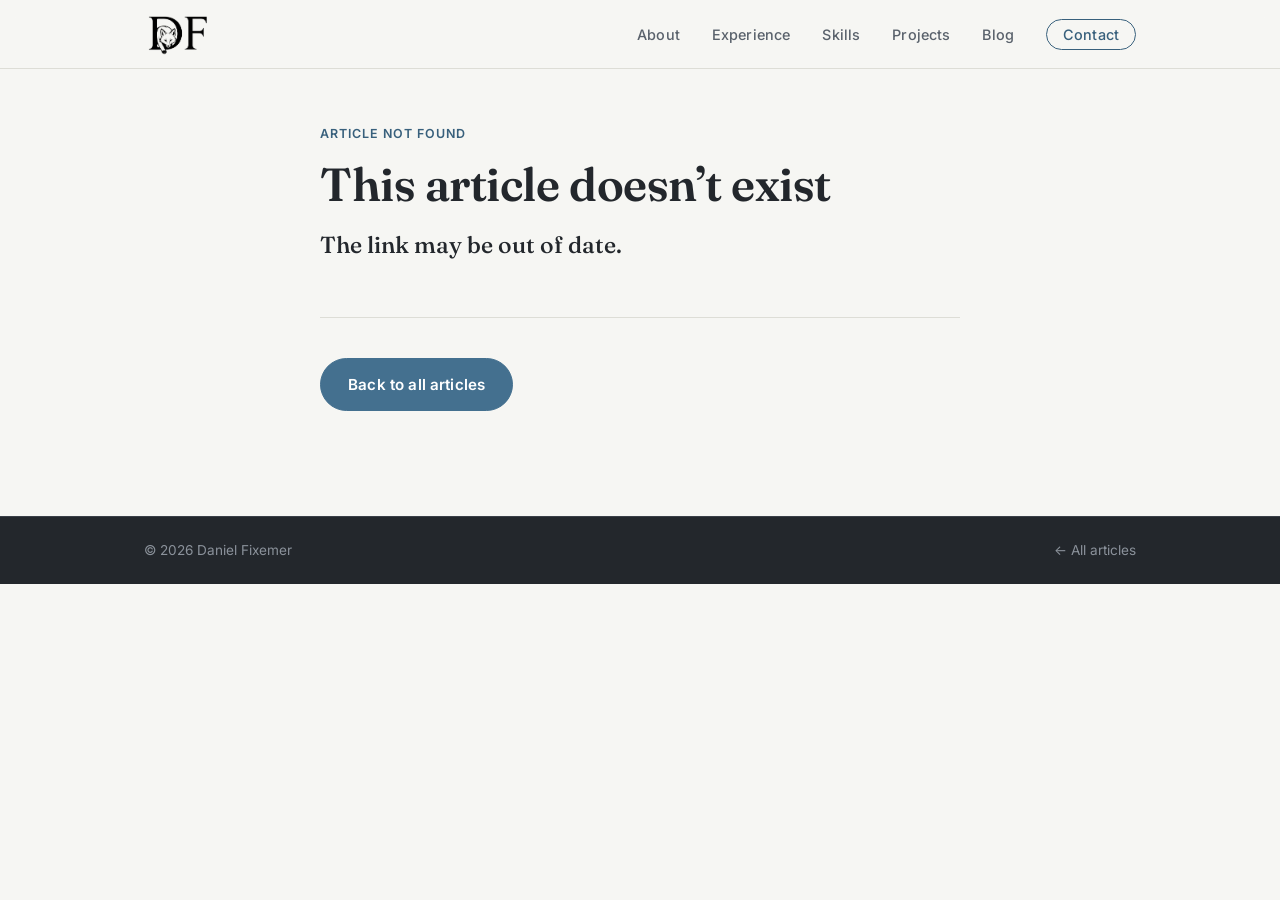
<file: blog/post.html>
<!DOCTYPE html>
<html lang="en">
<head>
  <meta charset="UTF-8">
  <meta name="viewport" content="width=device-width, initial-scale=1.0">
  <title>Blog — Daniel Fixemer</title>
  <meta name="description" content="Articles by Daniel Fixemer on OneStream EPM, FP&A, and AI.">
  <link rel="icon" href="../assets/favicon.svg" type="image/svg+xml">
  <link rel="icon" href="../assets/favicon-32.png" type="image/png" sizes="32x32">
  <link rel="apple-touch-icon" href="../assets/apple-touch-icon.png">
  <script>document.documentElement.classList.add("js");</script>
  <link rel="preconnect" href="https://fonts.googleapis.com">
  <link rel="preconnect" href="https://fonts.gstatic.com" crossorigin>
  <link href="https://fonts.googleapis.com/css2?family=Fraunces:opsz,wght@9..144,500;9..144,600&family=Inter:wght@400;500;600&display=swap" rel="stylesheet">
  <link rel="stylesheet" href="../css/styles.css">
  <!-- canonical is set to the LinkedIn original by the script below -->
</head>
<body>

  <header class="site-header">
    <nav class="nav" aria-label="Main navigation">
      <a class="nav__mark" href="../index.html#top" aria-label="Daniel Fixemer — back to home">
        <img src="../assets/logo-web.png" alt="DF logo" width="660" height="434">
      </a>
      <ul class="nav__menu" id="nav-menu">
        <li><a href="../index.html#about">About</a></li>
        <li><a href="../index.html#experience">Experience</a></li>
        <li><a href="../index.html#skills">Skills</a></li>
        <li><a href="../index.html#projects">Projects</a></li>
        <li><a href="../index.html#blog">Blog</a></li>
        <li><a class="nav__cta" href="../index.html#contact">Contact</a></li>
      </ul>
    </nav>
  </header>

  <main>
    <article class="post container" id="post-article" aria-live="polite">
      <!-- rendered by the script below -->
    </article>
  </main>

  <footer class="footer">
    <div class="container footer__inner">
      <p>© 2026 Daniel Fixemer</p>
      <a class="post__back-foot" href="../index.html#blog">← All articles</a>
    </div>
  </footer>

  <script src="posts.js"></script>
  <script>
    (function () {
      "use strict";
      var mount = document.getElementById("post-article");
      var posts = window.BLOG_POSTS || [];
      var slug = new URLSearchParams(location.search).get("slug");
      var post = posts.filter(function (p) { return p.slug === slug; })[0];

      if (!post) {
        mount.innerHTML =
          '<p class="post__meta">Article not found</p>' +
          '<h1 class="post__title">This article doesn’t exist</h1>' +
          '<p class="post__intro">The link may be out of date.</p>' +
          '<p class="post__actions"><a class="button button--primary" href="../index.html#blog">Back to all articles</a></p>';
        return;
      }

      // Paths in posts.js are relative to the site root; this page lives in
      // /blog/, so prefix with "../".
      var img = post.image ? "../" + post.image : "";

      var fmtDate = function (iso) {
        var d = new Date(iso + "T00:00:00");
        if (isNaN(d)) return iso;
        return d.toLocaleDateString("en-US", { year: "numeric", month: "long", day: "numeric" });
      };
      var meta = fmtDate(post.date) + (post.readingTime ? " · " + post.readingTime : "");

      document.title = post.title + " — Daniel Fixemer";

      // canonical → LinkedIn original (keeps SEO authority on LinkedIn)
      if (post.linkedInUrl) {
        var link = document.createElement("link");
        link.rel = "canonical";
        link.href = post.linkedInUrl;
        document.head.appendChild(link);
      }

      var linkedInBtn = post.linkedInUrl
        ? '<a class="button button--primary" href="' + post.linkedInUrl + '" target="_blank" rel="noopener">Read on LinkedIn ↗</a>'
        : "";

      mount.innerHTML =
        '<a class="post__back" href="../index.html#blog">← All articles</a>' +
        '<p class="post__meta">' + meta + '</p>' +
        '<h1 class="post__title">' + post.title + '</h1>' +
        (post.intro ? '<p class="post__intro">' + post.intro + '</p>' : "") +
        (img ? '<figure class="post__cover"><img src="' + img + '" alt="' + (post.imageAlt || "") + '"></figure>' : "") +
        '<div class="post__body">' + (post.body || "") + '</div>' +
        '<div class="post__actions">' + linkedInBtn +
          '<a class="button button--ghost" href="../index.html#blog">Back to all articles</a>' +
        '</div>';
    })();
  </script>
</body>
</html>
</file>
<file: css/styles.css>
/* ============================================================
   Daniel Fixemer — resume site
   Palette: charcoal / off-white + one accent.
   Accent options (swap --accent / --accent-ink below):
     muted blue    #44708F / #38607C   <- current
     warm amber    #B07A2A / #96661F
     forest green  #3E6B4F / #33593F
   ============================================================ */

:root {
  --bg: #F6F6F3;
  --bg-raised: #FDFDFC;
  --ink: #23272C;
  --ink-soft: #5A626C;
  --line: #DDDDD6;
  --accent: #44708F;
  --accent-ink: #38607C;

  --font-display: "Fraunces", Georgia, serif;
  --font-body: "Inter", -apple-system, BlinkMacSystemFont, "Segoe UI", sans-serif;

  --container: 68rem;
  --nav-height: 4.25rem;
}

/* ---------- Reset / base ---------- */

*, *::before, *::after { box-sizing: border-box; }

html {
  scroll-behavior: smooth;
  scroll-padding-top: var(--nav-height);
}

body {
  margin: 0;
  background: var(--bg);
  color: var(--ink);
  font-family: var(--font-body);
  font-size: 1.0625rem;
  line-height: 1.65;
  -webkit-font-smoothing: antialiased;
  text-rendering: optimizeLegibility;
}

img { max-width: 100%; display: block; }

a { color: var(--accent-ink); text-decoration: none; }
a:hover { text-decoration: underline; text-underline-offset: 3px; }

h1, h2, h3 {
  font-family: var(--font-display);
  font-weight: 600;
  line-height: 1.1;
  margin: 0;
}

.container {
  max-width: var(--container);
  margin-inline: auto;
  padding-inline: clamp(1.25rem, 5vw, 3rem);
}

/* ---------- Header / nav ---------- */

.site-header {
  position: fixed;
  inset: 0 0 auto 0;
  z-index: 100;
  background: color-mix(in srgb, var(--bg) 88%, transparent);
  backdrop-filter: blur(10px);
  -webkit-backdrop-filter: blur(10px);
  border-bottom: 1px solid var(--line);
}

.nav {
  max-width: var(--container);
  margin-inline: auto;
  padding-inline: clamp(1.25rem, 5vw, 3rem);
  height: var(--nav-height);
  display: flex;
  align-items: center;
  justify-content: space-between;
}

.nav__mark {
  display: flex;
  align-items: center;
}

.nav__mark img {
  height: 2.75rem;
  width: auto;
  transition: opacity 0.2s ease;
}

.nav__mark:hover { text-decoration: none; }
.nav__mark:hover img { opacity: 0.7; }

@media (max-width: 47.99em) {
  .nav__mark img { height: 2.4rem; }
}

.nav__menu {
  display: flex;
  align-items: center;
  gap: clamp(1.1rem, 2.5vw, 2rem);
  list-style: none;
  margin: 0;
  padding: 0;
}

.nav__menu a {
  color: var(--ink-soft);
  font-size: 0.9rem;
  font-weight: 500;
  letter-spacing: 0.01em;
}
.nav__menu a:hover { color: var(--ink); text-decoration: none; }

.nav__cta {
  color: var(--accent-ink) !important;
  border: 1px solid currentColor;
  border-radius: 999px;
  padding: 0.4rem 1rem;
}
.nav__cta:hover { background: var(--accent); border-color: var(--accent); color: #fff !important; }

.nav__toggle {
  display: none;
  background: none;
  border: 0;
  padding: 0.75rem 0.25rem;
  cursor: pointer;
}
.nav__toggle span {
  display: block;
  width: 24px;
  height: 2px;
  background: var(--ink);
  transition: transform 0.25s ease, opacity 0.25s ease;
}
.nav__toggle span + span { margin-top: 6px; }
.nav__toggle[aria-expanded="true"] span:first-child { transform: translateY(4px) rotate(45deg); }
.nav__toggle[aria-expanded="true"] span:last-child { transform: translateY(-4px) rotate(-45deg); }

@media (max-width: 47.99em) {
  .nav__toggle { display: block; }

  .nav__menu {
    position: absolute;
    top: var(--nav-height);
    left: 0;
    right: 0;
    flex-direction: column;
    align-items: stretch;
    gap: 0;
    background: var(--bg);
    border-bottom: 1px solid var(--line);
    padding: 0.5rem 0 1rem;
    display: none;
  }
  .nav__menu.is-open { display: flex; }

  .nav__menu a {
    display: block;
    padding: 0.7rem clamp(1.25rem, 5vw, 3rem);
    font-size: 1rem;
  }
  .nav__cta {
    border: 0;
    border-radius: 0;
    padding: 0.7rem clamp(1.25rem, 5vw, 3rem);
  }
  .nav__cta:hover { background: none; color: var(--accent-ink) !important; }
}

/* ---------- Hero ---------- */

.hero {
  min-height: 100svh;
  display: flex;
  flex-direction: column;
  justify-content: center;
  position: relative;
  padding-top: var(--nav-height);
  /* reserve the zone occupied by the absolutely-positioned scroll
     indicator (bottom 2.25rem + ~4rem of line/text, plus breathing
     room) so centered content can never overlap it on short viewports */
  padding-bottom: 7.5rem;
}

.hero__inner { width: 100%; }

.hero__eyebrow {
  margin: 0 0 1.75rem;
  color: var(--accent-ink);
  font-size: 0.85rem;
  font-weight: 600;
  letter-spacing: 0.14em;
  text-transform: uppercase;
  display: flex;
  align-items: center;
  gap: 1rem;
}
.hero__eyebrow::before {
  content: "";
  width: 2.5rem;
  height: 1px;
  background: var(--accent);
  flex: none;
}

/* Dash draws in from the left once the eyebrow has revealed */
.js .hero__eyebrow::before {
  transform: scaleX(0);
  transform-origin: left;
  transition: transform 0.8s ease 0.45s;
}
.js .hero__eyebrow.is-visible::before { transform: scaleX(1); }

/* Video replaces the visible h1; footprint derived from the old two-line
   clamp(3.25rem, 11vw, 7.5rem) name: height ≈ 2 lines × 1.1 line-height,
   width = height × the video's 1920/966 aspect. */
.hero__media {
  width: min(100%, clamp(17rem, 58vw, 39.5rem));
  margin-bottom: 2rem;
  margin-inline: auto;
}

.hero__media video,
.hero__media img {
  display: block;
  width: 100%;
  height: auto;
  aspect-ratio: 1920 / 966;
  /* the source encode has an ~8px dark column on its right edge */
  clip-path: inset(0 0.6% 0 0);
  /* the video's near-white ground isn't exactly --bg; darken makes any
     pixel lighter than the page dissolve into it, leaving only the art */
  mix-blend-mode: darken;
}

.sr-only {
  position: absolute;
  width: 1px;
  height: 1px;
  padding: 0;
  margin: -1px;
  overflow: hidden;
  clip: rect(0 0 0 0);
  clip-path: inset(50%);
  white-space: nowrap;
  border: 0;
}

.hero__intro {
  margin: 0 0 2.5rem;
  font-size: clamp(1.1rem, 2.2vw, 1.3rem);
  line-height: 1.6;
  color: var(--ink-soft);
}

.hero__actions {
  display: flex;
  flex-wrap: wrap;
  gap: 0.9rem;
}

.button {
  display: inline-block;
  padding: 0.8rem 1.7rem;
  border-radius: 999px;
  font-size: 0.95rem;
  font-weight: 600;
  letter-spacing: 0.01em;
  transition: background 0.2s ease, color 0.2s ease, border-color 0.2s ease;
}
.button:hover { text-decoration: none; }

.button--primary {
  background: var(--accent);
  color: #fff;
  border: 1px solid var(--accent);
}
.button--primary:hover { background: var(--accent-ink); border-color: var(--accent-ink); }

.button--ghost {
  color: var(--ink);
  border: 1px solid var(--line);
  background: transparent;
}
.button--ghost:hover { border-color: var(--ink); }

.hero__scroll {
  position: absolute;
  bottom: 2.25rem;
  left: 50%;
  transform: translateX(-50%);
  display: flex;
  flex-direction: column;
  align-items: center;
  gap: 0.6rem;
  color: var(--ink-soft);
  font-size: 0.72rem;
  font-weight: 500;
  letter-spacing: 0.22em;
  text-transform: uppercase;
}
.hero__scroll:hover { text-decoration: none; color: var(--ink); }

.hero__scroll-line {
  width: 1px;
  height: 2.5rem;
  background: var(--ink-soft);
  animation: scroll-pulse 2.2s ease-in-out infinite;
  transform-origin: top;
}

@keyframes scroll-pulse {
  0%, 100% { transform: scaleY(0.35); opacity: 0.4; }
  50% { transform: scaleY(1); opacity: 1; }
}

/* ---------- Sections (shared) ---------- */

.section { padding-block: clamp(4.5rem, 10vw, 7.5rem); }

.section__head {
  display: flex;
  align-items: baseline;
  gap: 1rem;
  margin-bottom: clamp(2.25rem, 6vw, 3.75rem);
}

.section__index {
  font-family: var(--font-display);
  color: var(--accent);
  font-size: 1rem;
}

.section__title {
  font-size: clamp(1.9rem, 4.5vw, 2.6rem);
  letter-spacing: -0.01em;
}

/* ---------- About ---------- */

.about { border-top: 1px solid var(--line); }

.about__grid {
  display: grid;
  grid-template-columns: minmax(0, 7fr) minmax(0, 4fr);
  gap: clamp(2rem, 6vw, 4.5rem);
  align-items: start;
}

.about__text p { margin: 0 0 1.35em; color: var(--ink-soft); }
.about__text p:last-child { margin-bottom: 0; }

.about__lede {
  font-family: var(--font-display);
  font-weight: 500;
  font-size: clamp(1.25rem, 2.6vw, 1.55rem);
  line-height: 1.45;
  color: var(--ink) !important;
}

.about__cta { color: var(--ink) !important; font-weight: 500; }

.about__portrait {
  margin: 0;
  position: sticky;
  top: calc(var(--nav-height) + 2rem);
}

.about__portrait img {
  width: 100%;
  height: auto;
  aspect-ratio: 4 / 4.6;
  object-fit: cover;
  object-position: 50% 30%;
  border-radius: 4px;
  filter: grayscale(1);
}

.about__stats {
  display: grid;
  grid-template-columns: repeat(3, 1fr);
  gap: 1px;
  background: var(--line);
  border: 1px solid var(--line);
  border-radius: 6px;
  overflow: hidden;
  margin: clamp(2.5rem, 6vw, 4rem) 0 0;
}

.stat {
  background: var(--bg-raised);
  padding: 1.5rem 1.4rem 1.4rem;
}

.stat dt {
  font-size: 0.8rem;
  font-weight: 500;
  letter-spacing: 0.06em;
  text-transform: uppercase;
  color: var(--ink-soft);
  margin-bottom: 0.45rem;
}

.stat dd {
  margin: 0;
  font-family: var(--font-display);
  font-size: clamp(1.6rem, 3.5vw, 2.1rem);
  font-weight: 600;
  color: var(--accent-ink);
  line-height: 1.1;
}

@media (max-width: 47.99em) {
  .about__grid { grid-template-columns: 1fr; }
  .about__portrait { position: static; order: -1; max-width: 22rem; }
  .about__stats { grid-template-columns: 1fr; }
}

/* ---------- Experience ---------- */

.experience { border-top: 1px solid var(--line); }

.timeline {
  list-style: none;
  margin: 0;
  padding: 0;
}

.timeline__item {
  display: grid;
  grid-template-columns: 11rem 1fr;
  gap: 1.5rem;
  position: relative;
  padding-bottom: clamp(2.25rem, 5vw, 3.25rem);
  padding-left: 1.75rem;
}

/* vertical rule + marker */
.timeline__item::before {
  content: "";
  position: absolute;
  left: 0;
  top: 0.55em;
  bottom: -0.55em;
  width: 1px;
  background: var(--line);
}
.timeline__item:last-child::before { bottom: auto; height: 100%; }

.timeline__item::after {
  content: "";
  position: absolute;
  left: -3.5px;
  top: 0.45em;
  width: 8px;
  height: 8px;
  border-radius: 50%;
  background: var(--accent);
}
.timeline__item--earlier::after { background: var(--line); }

.timeline__dates {
  font-size: 0.85rem;
  font-weight: 500;
  letter-spacing: 0.05em;
  text-transform: uppercase;
  color: var(--ink-soft);
  line-height: 2;
}

.timeline__role {
  font-size: clamp(1.25rem, 2.5vw, 1.5rem);
  margin-bottom: 0.2em;
}

.timeline__org {
  margin: 0 0 0.75em;
  font-size: 0.95rem;
  font-weight: 600;
  color: var(--accent-ink);
}

.timeline__desc {
  margin: 0;
  color: var(--ink-soft);
  max-width: 38em;
}

.education {
  margin-top: clamp(2.5rem, 6vw, 4rem);
  border-top: 1px solid var(--line);
  padding-top: clamp(2rem, 5vw, 3rem);
}

.education__head {
  font-size: 1.35rem;
  margin-bottom: 1.5rem;
}

.education__grid {
  display: grid;
  grid-template-columns: 1fr 1fr;
  gap: clamp(1.5rem, 4vw, 3rem);
}

.education__item h4 {
  font-family: var(--font-display);
  font-size: 1.1rem;
  font-weight: 600;
  margin: 0 0 0.35em;
}

.education__school {
  margin: 0 0 0.5em;
  font-size: 0.9rem;
  font-weight: 500;
  color: var(--accent-ink);
}

.education__detail {
  margin: 0;
  font-size: 0.95rem;
  color: var(--ink-soft);
}

@media (max-width: 47.99em) {
  .timeline__item {
    grid-template-columns: 1fr;
    gap: 0.35rem;
  }
  .education__grid { grid-template-columns: 1fr; }
}

/* ---------- Skills ---------- */

.skills { border-top: 1px solid var(--line); }

.skills__groups {
  display: flex;
  flex-direction: column;
  gap: clamp(1.75rem, 4vw, 2.5rem);
}

.skill-group {
  display: grid;
  grid-template-columns: 13rem 1fr;
  gap: 1rem 2rem;
  align-items: baseline;
  padding-top: clamp(1.75rem, 4vw, 2.5rem);
  border-top: 1px solid var(--line);
}
.skill-group:first-child { border-top: 0; padding-top: 0; }

.skill-group__name {
  font-size: 1.05rem;
  color: var(--ink);
}

.tags {
  list-style: none;
  margin: 0;
  padding: 0;
  display: flex;
  flex-wrap: wrap;
  gap: 0.55rem;
}

.tags li {
  border: 1px solid var(--line);
  background: var(--bg-raised);
  border-radius: 999px;
  padding: 0.32rem 0.85rem;
  font-size: 0.85rem;
  font-weight: 500;
  color: var(--ink-soft);
}

.tags--accent li {
  border-color: color-mix(in srgb, var(--accent) 35%, var(--line));
  color: var(--accent-ink);
}

@media (max-width: 47.99em) {
  .skill-group { grid-template-columns: 1fr; gap: 0.75rem; }
}

/* ---------- Certifications ---------- */

.certifications { border-top: 1px solid var(--line); }

.cert-group {
  font-size: 1.05rem;
  margin: clamp(2rem, 5vw, 3rem) 0 1.25rem;
}
.cert-group:first-of-type { margin-top: 0; }

.cert-grid {
  list-style: none;
  margin: 0;
  padding: 0;
  display: grid;
  grid-template-columns: repeat(auto-fill, minmax(15rem, 1fr));
  gap: 1rem;
}

.cert-card {
  display: block;
  height: 100%;
  background: var(--bg-raised);
  border: 1px solid var(--line);
  border-radius: 6px;
  padding: 1.25rem;
  color: inherit;
  transition: border-color 0.2s ease, transform 0.2s ease;
}
.cert-card:hover {
  text-decoration: none;
  border-color: var(--accent);
  transform: translateY(-2px);
}

.cert-card img {
  width: 64px;
  height: 64px;
  margin-bottom: 0.9rem;
}

.cert-card__name {
  display: block;
  font-size: 0.92rem;
  font-weight: 600;
  line-height: 1.4;
  color: var(--ink);
  margin-bottom: 0.4rem;
}

.cert-card__issuer {
  display: block;
  font-size: 0.8rem;
  color: var(--ink-soft);
}

/* ---------- Projects ---------- */

.projects { border-top: 1px solid var(--line); }

.project {
  display: grid;
  grid-template-columns: minmax(0, 5fr) minmax(0, 7fr);
  gap: clamp(1.5rem, 4vw, 4rem);
  padding-top: clamp(2.5rem, 6vw, 4rem);
  border-top: 1px solid var(--line);
  margin-top: clamp(2.5rem, 6vw, 4rem);
}
.project:first-of-type { border-top: 0; margin-top: 0; padding-top: 0; }

/* Alternate direction: even case studies put the client name on the right */
.project:nth-of-type(even) {
  grid-template-columns: minmax(0, 7fr) minmax(0, 5fr);
}
.project:nth-of-type(even) .project__intro { order: 2; }

.project__intro {
  align-self: start;
  position: sticky;
  top: calc(var(--nav-height) + 2rem);
}

.project__kicker {
  margin: 0 0 1rem;
  font-size: 0.78rem;
  font-weight: 600;
  letter-spacing: 0.12em;
  text-transform: uppercase;
  color: var(--accent-ink);
}

.project__client {
  font-size: clamp(2.1rem, 4.5vw, 3.1rem);
  line-height: 1.05;
  letter-spacing: -0.01em;
  margin-bottom: 1rem;
}

.project__tagline {
  margin: 0;
  font-size: 1rem;
  color: var(--ink-soft);
  max-width: 26em;
}

.project__block + .project__block { margin-top: clamp(1.4rem, 3vw, 2rem); }

.project__label {
  font-family: var(--font-body);
  font-size: 0.78rem;
  font-weight: 600;
  letter-spacing: 0.12em;
  text-transform: uppercase;
  color: var(--accent-ink);
  margin: 0 0 0.6em;
}

.project__block p {
  margin: 0;
  font-size: 0.95rem;
  color: var(--ink-soft);
}

.project__quote {
  position: relative;
  margin: clamp(2rem, 4.5vw, 3rem) 0 0;
  padding-left: clamp(2.5rem, 5vw, 3.25rem);
}

/* Oversized accent quotation mark */
.project__quote::before {
  content: "\201C";
  position: absolute;
  left: -0.04em;
  top: -0.12em;
  font-family: var(--font-display);
  font-size: clamp(3.25rem, 7vw, 4.5rem);
  font-weight: 600;
  line-height: 1;
  color: var(--accent);
}

.project__quote p {
  margin: 0 0 0.7em;
  font-family: var(--font-display);
  font-size: clamp(1.25rem, 2.6vw, 1.55rem);
  font-weight: 500;
  line-height: 1.45;
  color: var(--ink);
}

.project__quote .project__quote-note {
  margin: 0 0 0.6rem;
  font-family: var(--font-body);
  font-size: 0.74rem;
  font-weight: 500;
  letter-spacing: 0.1em;
  text-transform: uppercase;
  color: var(--ink-soft);
}

.project__quote cite {
  font-style: normal;
  font-size: 0.9rem;
  color: var(--ink-soft);
}

/* Client roster — deliberately quieter than the case studies above */
.roster {
  margin-top: clamp(3rem, 7vw, 4.5rem);
  padding-top: clamp(2rem, 5vw, 3rem);
  border-top: 1px solid var(--line);
}

.roster__title {
  font-family: var(--font-body);
  font-size: 0.78rem;
  font-weight: 600;
  letter-spacing: 0.12em;
  text-transform: uppercase;
  color: var(--ink-soft);
  margin: 0 0 1.25rem;
}

.roster__grid {
  list-style: none;
  margin: 0;
  padding: 0;
  display: grid;
  grid-template-columns: repeat(auto-fill, minmax(9.5rem, 1fr));
  gap: 0.75rem;
}

.roster__card {
  background: var(--bg-raised);
  border: 1px solid var(--line);
  border-radius: 6px;
  padding: 0.85rem 1rem;
  font-size: 0.88rem;
  font-weight: 500;
  color: var(--ink-soft);
  text-align: center;
  transition: border-color 0.2s ease, transform 0.2s ease;
}
.roster__card:hover {
  border-color: var(--accent);
  transform: translateY(-2px);
}

@media (max-width: 47.99em) {
  .project,
  .project:nth-of-type(even) {
    grid-template-columns: 1fr;
  }
  .project:nth-of-type(even) .project__intro { order: 0; }
  .project__intro { position: static; }
  .project__client { margin-bottom: 0.75rem; }
}

/* ---------- Blog (overview cards) ---------- */

.blog { border-top: 1px solid var(--line); }

.blog__lede {
  max-width: 40em;
  margin: 0 0 clamp(2rem, 5vw, 2.75rem);
  color: var(--ink-soft);
  font-size: 1.05rem;
}

.blog__grid {
  display: grid;
  grid-template-columns: repeat(auto-fill, minmax(17rem, 1fr));
  gap: 1.25rem;
}

.blog-card {
  display: flex;
  flex-direction: column;
  height: 100%;
  background: var(--bg-raised);
  border: 1px solid var(--line);
  border-radius: 8px;
  overflow: hidden;
  color: inherit;
  transition: border-color 0.2s ease, transform 0.2s ease;
}
.blog-card:hover {
  text-decoration: none;
  border-color: var(--accent);
  transform: translateY(-3px);
}

.blog-card__media {
  display: block;
  background: var(--bg);
  border-bottom: 1px solid var(--line);
}
.blog-card__media img {
  width: 100%;
  height: auto;
  aspect-ratio: 16 / 9;
  object-fit: cover;
}

.blog-card__body {
  display: flex;
  flex-direction: column;
  gap: 0.55rem;
  flex: 1;
  padding: 1.2rem 1.3rem 1.4rem;
}

.blog-card__meta {
  font-size: 0.74rem;
  font-weight: 600;
  letter-spacing: 0.08em;
  text-transform: uppercase;
  color: var(--ink-soft);
}

.blog-card__title {
  font-family: var(--font-display);
  font-weight: 600;
  font-size: 1.15rem;
  line-height: 1.25;
  color: var(--ink);
}

.blog-card__intro {
  font-size: 0.92rem;
  line-height: 1.55;
  color: var(--ink-soft);
}

.blog-card__more {
  margin-top: auto;
  padding-top: 0.3rem;
  font-size: 0.85rem;
  font-weight: 600;
  color: var(--accent-ink);
}

.blog__all {
  margin: clamp(1.75rem, 4vw, 2.5rem) 0 0;
  font-size: 0.9rem;
  font-weight: 500;
}

/* ---------- Blog post (reading page) ---------- */

.post {
  max-width: 46rem;
  padding-top: calc(var(--nav-height) + clamp(2rem, 5vw, 3.5rem));
  padding-bottom: clamp(3.5rem, 8vw, 5.5rem);
}

.post__back {
  display: inline-block;
  margin-bottom: 1.5rem;
  font-size: 0.85rem;
  font-weight: 500;
  color: var(--ink-soft);
}
.post__back:hover { color: var(--accent-ink); }

.post__meta {
  margin: 0 0 0.9rem;
  font-size: 0.78rem;
  font-weight: 600;
  letter-spacing: 0.08em;
  text-transform: uppercase;
  color: var(--accent-ink);
}

.post__title {
  font-size: clamp(2rem, 4.5vw, 2.9rem);
  line-height: 1.1;
  letter-spacing: -0.01em;
  margin-bottom: 1.1rem;
}

.post__intro {
  margin: 0 0 clamp(1.75rem, 4vw, 2.5rem);
  font-family: var(--font-display);
  font-weight: 500;
  font-size: clamp(1.2rem, 2.4vw, 1.45rem);
  line-height: 1.45;
  color: var(--ink);
}

.post__cover {
  margin: 0 0 clamp(1.75rem, 4vw, 2.5rem);
}
.post__cover img {
  width: 100%;
  height: auto;
  border-radius: 8px;
}

.post__body {
  font-size: 1.0625rem;
  line-height: 1.75;
  color: var(--ink-soft);
}
.post__body p { margin: 0 0 1.3em; }
.post__body p:last-child { margin-bottom: 0; }
.post__body strong { color: var(--ink); }
.post__body h3 {
  font-family: var(--font-display);
  font-size: 1.4rem;
  color: var(--ink);
  margin: 2em 0 0.6em;
}
.post__body ul { margin: 0 0 1.3em; padding-left: 1.2em; }
.post__body li { margin: 0 0 0.5em; }
.post__body blockquote {
  margin: 1.6em 0;
  padding-left: 1.25rem;
  border-left: 2px solid var(--accent);
  font-family: var(--font-display);
  font-size: 1.2rem;
  line-height: 1.5;
  color: var(--ink);
}

.post__actions {
  display: flex;
  flex-wrap: wrap;
  gap: 0.9rem;
  margin-top: clamp(2.5rem, 6vw, 3.5rem);
  padding-top: clamp(1.75rem, 4vw, 2.5rem);
  border-top: 1px solid var(--line);
}

.post__back-foot { color: #8B929B; }
.post__back-foot:hover { color: #EDEEEA; }

/* ---------- Contact (dark band) ---------- */

.contact {
  background: var(--ink);
  color: #EDEEEA;
}

.contact .section__title { color: #F6F6F3; }
.contact .section__index { color: color-mix(in srgb, var(--accent) 70%, #fff); }

.contact__lede {
  max-width: 34em;
  margin: 0 0 2.25rem;
  font-family: var(--font-display);
  font-size: clamp(1.3rem, 2.8vw, 1.7rem);
  font-weight: 500;
  line-height: 1.5;
}

.contact__actions {
  display: flex;
  flex-wrap: wrap;
  gap: 0.9rem;
}

.button--contrast {
  color: #EDEEEA;
  border: 1px solid #4A5058;
  background: transparent;
}
.button--contrast:hover { border-color: #EDEEEA; }

/* ---------- Footer ---------- */

.footer {
  background: var(--ink);
  color: #8B929B;
  border-top: 1px solid #3A4048;
}

.footer__inner {
  display: flex;
  align-items: center;
  justify-content: space-between;
  padding-block: 1.4rem;
  font-size: 0.85rem;
}

.footer__inner p { margin: 0; }

.footer__egg {
  background: none;
  border: 0;
  color: #6A717B;
  font: inherit;
  font-size: 0.85rem;
  letter-spacing: 0.08em;
  cursor: pointer;
  padding: 0.25rem 0;
}
.footer__egg:hover { color: #EDEEEA; }

.footer__eggs { display: flex; gap: 1.25rem; align-items: center; }

/* ---------- Pong (easter egg) ---------- */

.pong {
  position: fixed;
  inset: 0;
  z-index: 200;
  display: flex;
  align-items: center;
  justify-content: center;
  padding: 1rem;
  background: rgba(20, 22, 26, 0.82);
  backdrop-filter: blur(4px);
  -webkit-backdrop-filter: blur(4px);
}
.pong[hidden] { display: none; }

.pong__panel {
  width: min(42rem, 100%);
  background: var(--ink);
  border: 1px solid #3A4048;
  border-radius: 8px;
  padding: 1rem;
}

.pong__bar {
  display: flex;
  align-items: center;
  justify-content: space-between;
  margin-bottom: 0.75rem;
}

.pong__title {
  font-family: var(--font-display);
  font-size: 1.1rem;
  color: #F6F6F3;
}

.pong__score {
  font-family: var(--font-body);
  font-variant-numeric: tabular-nums;
  font-size: 1rem;
  font-weight: 600;
  color: color-mix(in srgb, var(--accent) 60%, #fff);
}

.pong__close {
  background: none;
  border: 0;
  color: #8B929B;
  font-size: 1.6rem;
  line-height: 1;
  cursor: pointer;
  padding: 0.1rem 0.4rem;
}
.pong__close:hover { color: #F6F6F3; }

#pong-canvas {
  display: block;
  width: 100%;
  height: auto;
  aspect-ratio: 8 / 5;
  background: #1A1D21;
  border-radius: 4px;
  touch-action: none;
  cursor: none;
}

.pong__hint {
  margin: 0.75rem 0 0;
  text-align: center;
  font-size: 0.78rem;
  color: #6A717B;
}

/* ---------- Game Boy (easter egg) ---------- */
.gb {
  position: fixed;
  inset: 0;
  z-index: 200;
  display: flex;
  align-items: center;
  justify-content: center;
  padding: 0.5rem;
  background: rgba(20, 22, 26, 0.82);
  backdrop-filter: blur(4px);
  -webkit-backdrop-filter: blur(4px);
}
.gb[hidden] { display: none; }

.gb__panel {
  display: flex;
  flex-direction: column;
  width: min(96rem, 100%);
  height: min(64rem, 100%);
  background: var(--ink);
  border: 1px solid #3A4048;
  border-radius: 8px;
  padding: 1rem;
}

.gb__bar {
  display: flex;
  align-items: center;
  justify-content: space-between;
  margin-bottom: 0.75rem;
}

.gb__title {
  font-family: var(--font-display);
  font-size: 1.1rem;
  color: #F6F6F3;
}

.gb__close {
  background: none;
  border: 0;
  color: #8B929B;
  font-size: 1.6rem;
  line-height: 1;
  cursor: pointer;
  padding: 0.1rem 0.4rem;
}
.gb__close:hover { color: #F6F6F3; }

/* Phones: the pop-up fills the screen, with a thumb-sized close button. */
@media (max-width: 767px) {
  .gb { padding: 0; }
  .gb__panel {
    width: 100%;
    height: 100vh;
    height: 100dvh;
    border: 0;
    border-radius: 0;
    padding: 0.5rem 0.5rem max(0.5rem, env(safe-area-inset-bottom));
    padding-top: max(0.5rem, env(safe-area-inset-top));
  }
  .gb__bar { margin-bottom: 0.4rem; }
  .gb__close { font-size: 2rem; min-width: 44px; min-height: 44px; }
}

.gb__frame {
  flex: 1;
  min-height: 0;
  width: 100%;
  border: 0;
  border-radius: 4px;
  background: #E4E4E2;
}

/* ---------- Reveal animation ---------- */

/* Hidden-by-default is opt-in via the .js class set in <head>,
   so content stays visible if JavaScript is unavailable. */
.js .reveal {
  opacity: 0;
  transform: translateY(18px);
  transition: opacity 0.7s ease, transform 0.7s ease;
}
.js .reveal[data-reveal-delay="1"] { transition-delay: 0.12s; }
.js .reveal[data-reveal-delay="2"] { transition-delay: 0.24s; }
.js .reveal[data-reveal-delay="3"] { transition-delay: 0.36s; }

.js .reveal.is-visible {
  opacity: 1;
  transform: none;
}

@media (prefers-reduced-motion: reduce) {
  html { scroll-behavior: auto; }
  .js .reveal { opacity: 1; transform: none; transition: none; }
  .js .hero__eyebrow::before { transform: none; transition: none; }
  .hero__scroll-line { animation: none; }
}
</file>
